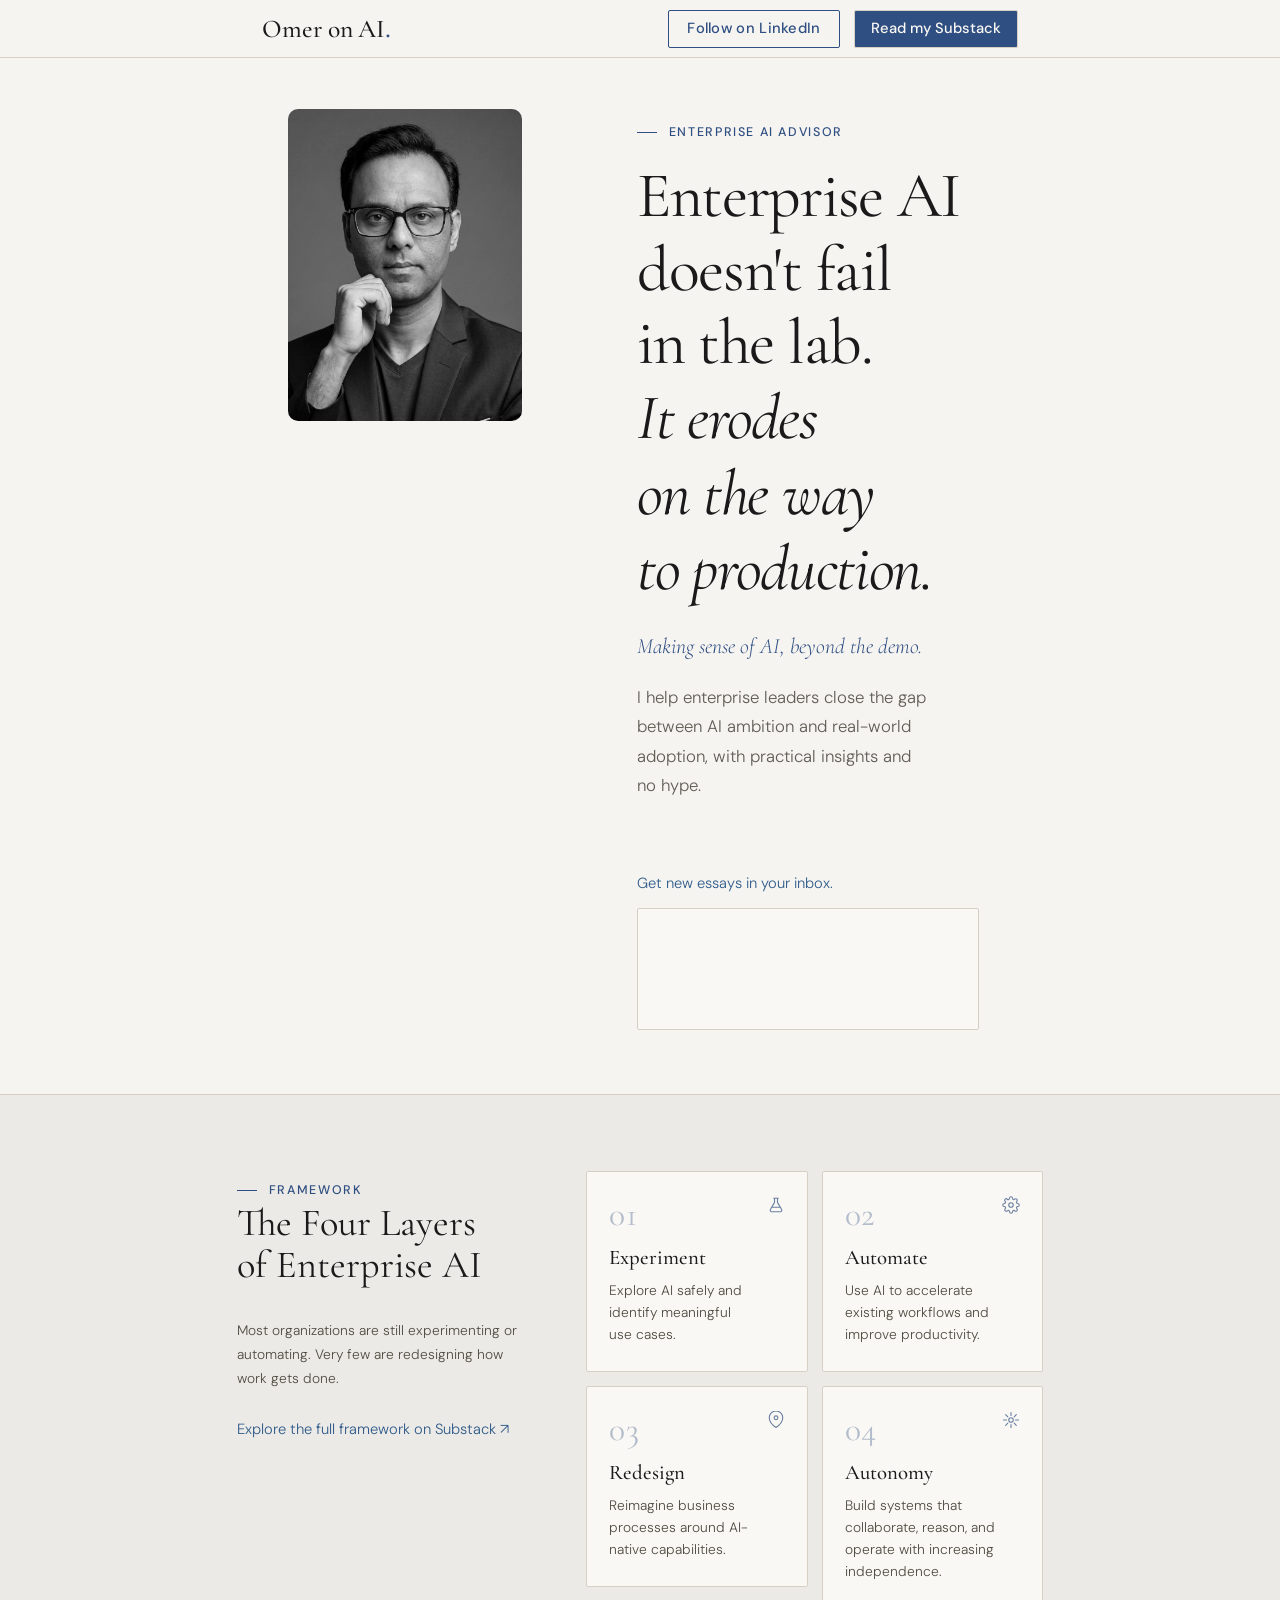
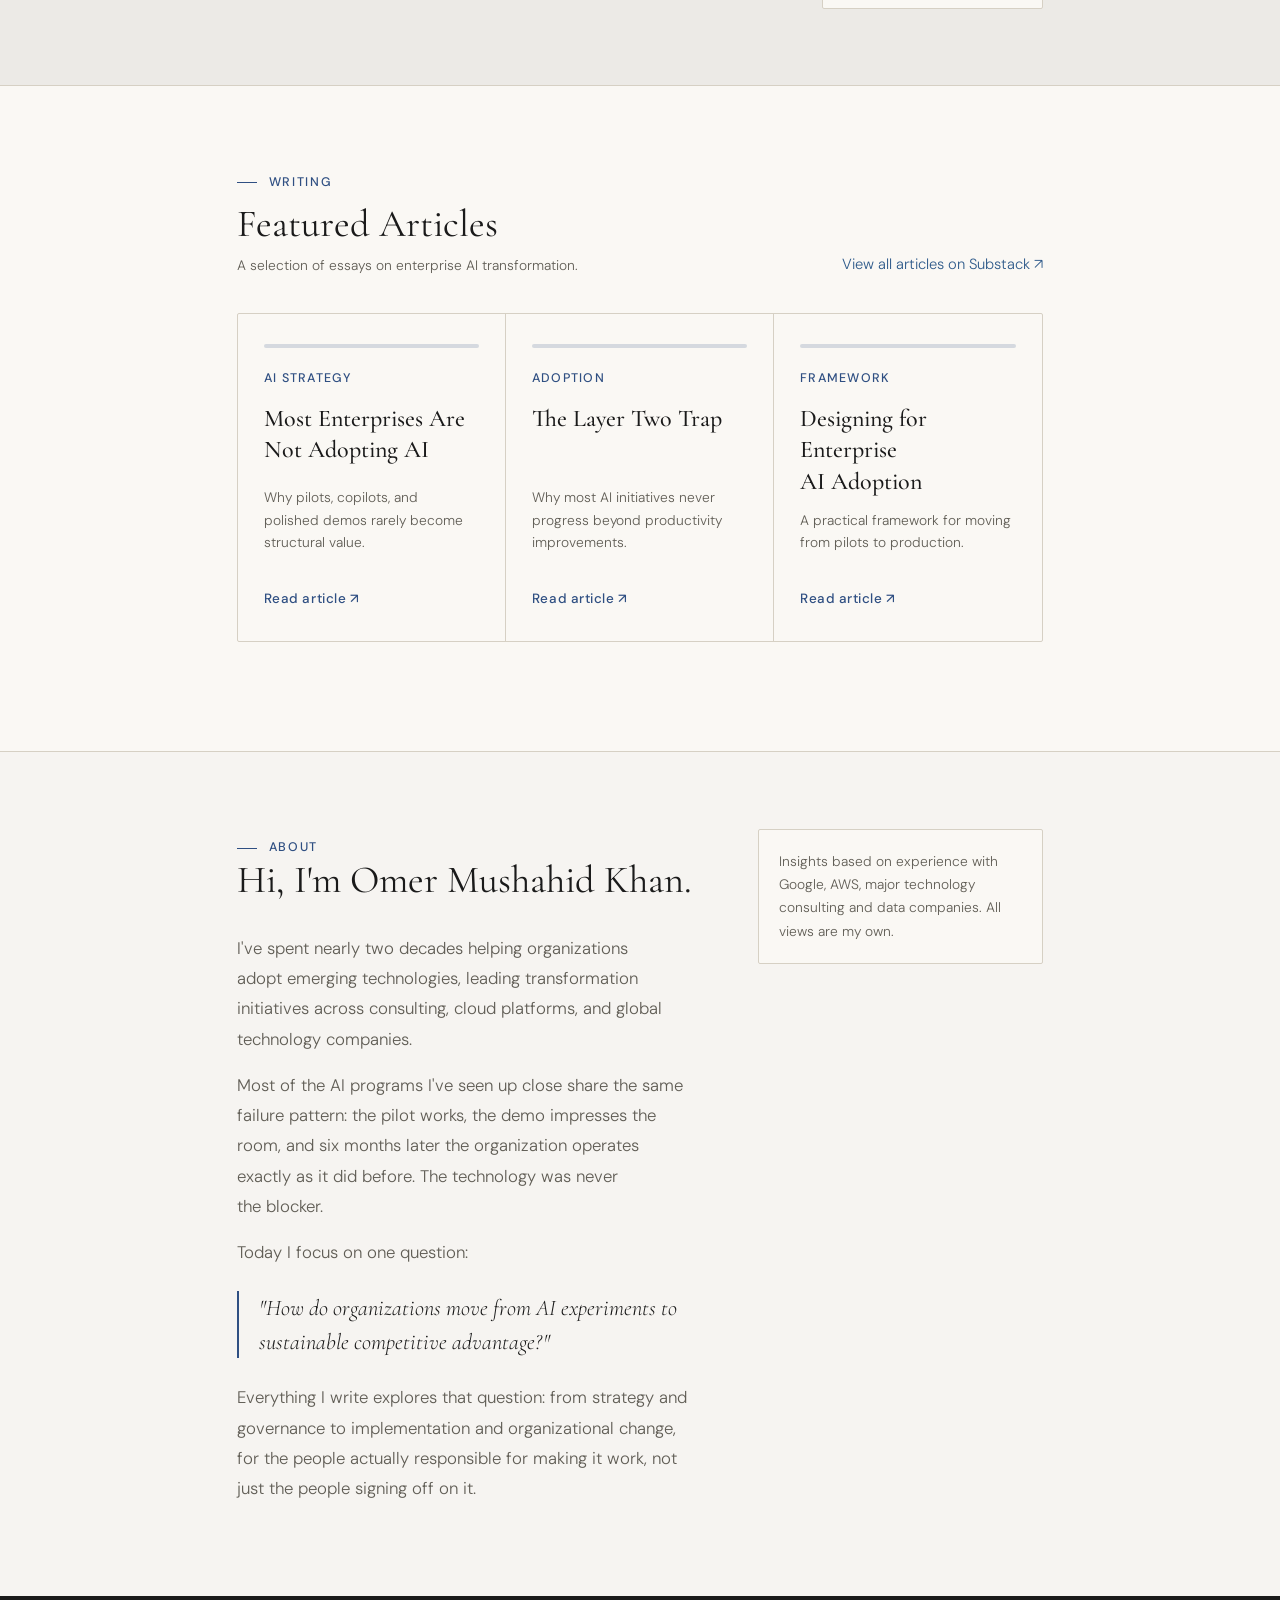
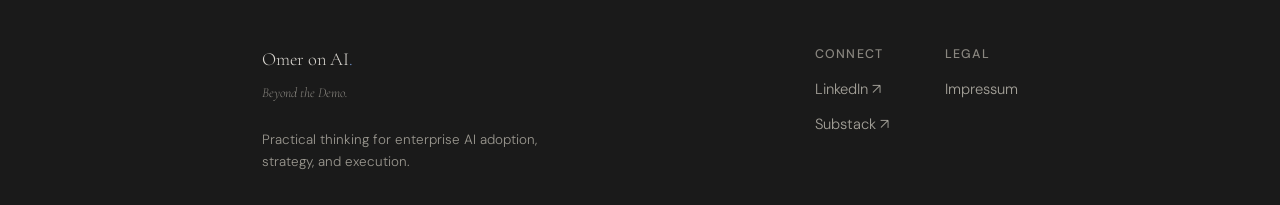
<file: index.html>
<!DOCTYPE html>
<html lang="en">
<head>
<meta charset="UTF-8">
<meta name="viewport" content="width=device-width, initial-scale=1.0">
<title>Omer on AI: Beyond the Demo</title>
<meta name="description" content="Omer Mushahid Khan, Senior Enterprise AI Advisor. Practical thinking on enterprise AI strategy, governance, and adoption. Beyond the demo.">
<link rel="stylesheet" href="style.css">
</head>
<body>

<!-- NAV -->
<header class="site-nav">
  <a class="nav-mark" href="index.html">Omer on AI<span class="nav-dot">.</span></a>
  <div class="nav-right">
    <a class="btn-outline btn-sm" href="https://www.linkedin.com/in/omkhan/" target="_blank" rel="noopener">Follow on LinkedIn</a>
    <a class="btn btn-sm" href="https://omeronai.substack.com" target="_blank" rel="noopener">Read my Substack</a>
  </div>
  <button class="nav-burger" id="nav-burger" aria-label="Menu">
    <svg width="22" height="22" viewBox="0 0 24 24" fill="none" stroke="currentColor" stroke-width="2"><line x1="3" y1="6" x2="21" y2="6"/><line x1="3" y1="12" x2="21" y2="12"/><line x1="3" y1="18" x2="21" y2="18"/></svg>
  </button>
</header>

<nav class="mobile-nav" id="mobile-nav">
  <a href="https://www.linkedin.com/in/omkhan/" target="_blank" rel="noopener">Follow on LinkedIn</a>
  <a class="btn" href="https://omeronai.substack.com" target="_blank" rel="noopener">Read my Substack</a>
</nav>

<main>

<!-- HERO -->
<section class="hero-split">
  <div class="hero-photo">
    <img src="assets/portrait.jpg" alt="Omer Mushahid Khan, Enterprise AI Advisor">
  </div>
  <div class="hero-copy">
    <span class="eyebrow reveal-item">Enterprise AI Advisor</span>
    <h1 class="hero-name reveal-item">
      <span class="reg">Enterprise AI doesn't fail in the lab.</span>
      <span class="ital">It erodes on the way to production.</span>
    </h1>
    <p class="hero-tagline reveal-item">Making sense of AI, beyond the demo.</p>
    <p class="hero-intro reveal-item">I help enterprise leaders close the gap between AI ambition and real-world adoption, with practical insights and no hype.</p>
    <div class="hero-subscribe reveal-item" id="subscribe">
      <p class="hero-subscribe-label">Get new essays in your inbox.</p>
      <div class="hero-subscribe-embed">
        <iframe
          src="https://omeronai.substack.com/embed"
          title="Subscribe to Omer on AI"
          height="120"
          scrolling="no"
          loading="lazy">
        </iframe>
      </div>
    </div>
  </div>
</section>

<!-- FOUR LAYERS -->
<section class="layers-section">
  <div class="shell sec">
    <div class="layers-layout">
      <div class="layers-intro reveal">
        <span class="eyebrow">Framework</span>
        <h2 class="h-section">The Four Layers of Enterprise AI</h2>
        <p class="layers-intro-body">Most organizations are still experimenting or automating. Very few are redesigning how work gets done.</p>
        <a class="link-arrow" href="https://omeronai.substack.com" target="_blank" rel="noopener">Explore the full framework on Substack ↗</a>
      </div>
      <div class="layers-cards-grid reveal d1">
        <div class="layer-card">
          <span class="layer-card-num">01</span>
          <svg class="layer-card-icon" width="18" height="18" viewBox="0 0 24 24" fill="none" stroke="currentColor" stroke-width="1.5" stroke-linecap="round" stroke-linejoin="round" aria-hidden="true"><path d="M9 3h6M10 3v5.5L4.5 18a2 2 0 001.7 3h11.6a2 2 0 001.7-3L14 8.5V3"/><path d="M7 15h10"/></svg>
          <h3 class="layer-card-title">Experiment</h3>
          <p class="layer-card-desc">Explore AI safely and identify meaningful use cases.</p>
        </div>
        <div class="layer-card">
          <span class="layer-card-num">02</span>
          <svg class="layer-card-icon" width="18" height="18" viewBox="0 0 24 24" fill="none" stroke="currentColor" stroke-width="1.5" stroke-linecap="round" stroke-linejoin="round" aria-hidden="true"><circle cx="12" cy="12" r="3"/><path d="M19.4 15a1.65 1.65 0 00.33 1.82l.06.06a2 2 0 11-2.83 2.83l-.06-.06a1.65 1.65 0 00-1.82-.33 1.65 1.65 0 00-1 1.51V21a2 2 0 11-4 0v-.09A1.65 1.65 0 009 19.4a1.65 1.65 0 00-1.82.33l-.06.06a2 2 0 11-2.83-2.83l.06-.06A1.65 1.65 0 004.6 15a1.65 1.65 0 00-1.51-1H3a2 2 0 110-4h.09A1.65 1.65 0 004.6 9a1.65 1.65 0 00-.33-1.82l-.06-.06a2 2 0 112.83-2.83l.06.06A1.65 1.65 0 009 4.6a1.65 1.65 0 001-1.51V3a2 2 0 114 0v.09a1.65 1.65 0 001 1.51 1.65 1.65 0 001.82-.33l.06-.06a2 2 0 112.83 2.83l-.06.06A1.65 1.65 0 0019.4 9a1.65 1.65 0 001.51 1H21a2 2 0 110 4h-.09a1.65 1.65 0 00-1.51 1z"/></svg>
          <h3 class="layer-card-title">Automate</h3>
          <p class="layer-card-desc">Use AI to accelerate existing workflows and improve productivity.</p>
        </div>
        <div class="layer-card">
          <span class="layer-card-num">03</span>
          <svg class="layer-card-icon" width="18" height="18" viewBox="0 0 24 24" fill="none" stroke="currentColor" stroke-width="1.5" stroke-linecap="round" stroke-linejoin="round" aria-hidden="true"><path d="M12 22c6-4 9-8.5 9-13a9 9 0 10-18 0c0 4.5 3 9 9 13z"/><circle cx="12" cy="9" r="2.5"/></svg>
          <h3 class="layer-card-title">Redesign</h3>
          <p class="layer-card-desc">Reimagine business processes around AI-native capabilities.</p>
        </div>
        <div class="layer-card">
          <span class="layer-card-num">04</span>
          <svg class="layer-card-icon" width="18" height="18" viewBox="0 0 24 24" fill="none" stroke="currentColor" stroke-width="1.5" stroke-linecap="round" stroke-linejoin="round" aria-hidden="true"><path d="M12 2v4M12 18v4M4.93 4.93l2.83 2.83M16.24 16.24l2.83 2.83M2 12h4M18 12h4M4.93 19.07l2.83-2.83M16.24 7.76l2.83-2.83"/><circle cx="12" cy="12" r="3"/></svg>
          <h3 class="layer-card-title">Autonomy</h3>
          <p class="layer-card-desc">Build systems that collaborate, reason, and operate with increasing independence.</p>
        </div>
      </div>
    </div>
  </div>
</section>

<!-- FEATURED ARTICLES -->
<section class="articles-section">
  <div class="shell sec">
    <div class="articles-header reveal">
      <div>
        <span class="eyebrow">Writing</span>
        <h2 class="h-section articles-heading">Featured Articles</h2>
        <p class="articles-subtitle">A selection of essays on enterprise AI transformation.</p>
      </div>
      <a class="link-arrow articles-view-all" href="https://omeronai.substack.com" target="_blank" rel="noopener">View all articles on Substack ↗</a>
    </div>
    <div class="cards reveal d1">
      <a class="card" href="https://omeronai.substack.com" target="_blank" rel="noopener">
        <div class="card-thumb"></div>
        <p class="card-tag">AI Strategy</p>
        <h3 class="card-title">Most Enterprises Are Not Adopting AI</h3>
        <p class="card-hook">Why pilots, copilots, and polished demos rarely become structural value.</p>
        <span class="card-read-link">Read article ↗</span>
      </a>
      <a class="card" href="https://omeronai.substack.com" target="_blank" rel="noopener">
        <div class="card-thumb"></div>
        <p class="card-tag">Adoption</p>
        <h3 class="card-title">The Layer Two Trap</h3>
        <p class="card-hook">Why most AI initiatives never progress beyond productivity improvements.</p>
        <span class="card-read-link">Read article ↗</span>
      </a>
      <a class="card" href="https://omeronai.substack.com" target="_blank" rel="noopener">
        <div class="card-thumb"></div>
        <p class="card-tag">Framework</p>
        <h3 class="card-title">Designing for Enterprise AI Adoption</h3>
        <p class="card-hook">A practical framework for moving from pilots to production.</p>
        <span class="card-read-link">Read article ↗</span>
      </a>
    </div>
  </div>
</section>

<!-- ABOUT -->
<section class="about-section">
  <div class="shell sec">
    <div class="about-grid reveal">
      <div class="about-main">
        <span class="eyebrow">About</span>
        <h2 class="h-section">Hi, I'm Omer Mushahid Khan.</h2>
        <p class="about-body">I've spent nearly two decades helping organizations adopt emerging technologies, leading transformation initiatives across consulting, cloud platforms, and global technology companies.</p>
        <p class="about-body">Most of the AI programs I've seen up close share the same failure pattern: the pilot works, the demo impresses the room, and six months later the organization operates exactly as it did before. The technology was never the blocker.</p>
        <p class="about-body">Today I focus on one question:</p>
        <blockquote class="about-quote">"How do organizations move from AI experiments to sustainable competitive advantage?"</blockquote>
        <p class="about-body">Everything I write explores that question: from strategy and governance to implementation and organizational change, for the people actually responsible for making it work, not just the people signing off on it.</p>
      </div>
      <div class="about-aside">
        <p class="about-credentials">Insights based on experience with Google, AWS, major technology consulting and data companies. All views are my own.</p>
      </div>
    </div>
  </div>
</section>

</main>

<!-- FOOTER -->
<footer class="site-footer">
  <div class="footer-left">
    <a class="footer-mark" href="index.html">Omer on AI<span class="footer-dot">.</span></a>
    <p class="footer-tagline">Beyond the Demo.</p>
    <p class="footer-desc">Practical thinking for enterprise AI adoption, strategy, and execution.</p>
  </div>
  <div class="footer-cols">
    <div class="footer-col">
      <p class="footer-col-h">Connect</p>
      <a href="https://www.linkedin.com/in/omkhan/" target="_blank" rel="noopener" class="footer-ext-link">LinkedIn ↗</a>
      <a href="https://omeronai.substack.com" target="_blank" rel="noopener" class="footer-ext-link">Substack ↗</a>
    </div>
    <div class="footer-col">
      <p class="footer-col-h">Legal</p>
      <a href="impressum.html" class="footer-ext-link">Impressum</a>
    </div>
  </div>
</footer>

<script>
  const burger = document.getElementById('nav-burger');
  const mobileNav = document.getElementById('mobile-nav');
  burger.addEventListener('click', () => mobileNav.classList.toggle('open'));
  document.addEventListener('click', (e) => {
    if (!burger.contains(e.target) && !mobileNav.contains(e.target)) mobileNav.classList.remove('open');
  });
  const io = new IntersectionObserver((entries) => {
    entries.forEach((entry) => { if (entry.isIntersecting) { entry.target.classList.add('in'); io.unobserve(entry.target); } });
  }, { threshold: 0.1, rootMargin: '0px 0px -40px 0px' });
  document.querySelectorAll('.reveal').forEach((el) => io.observe(el));
</script>

</body>
</html>
</file>
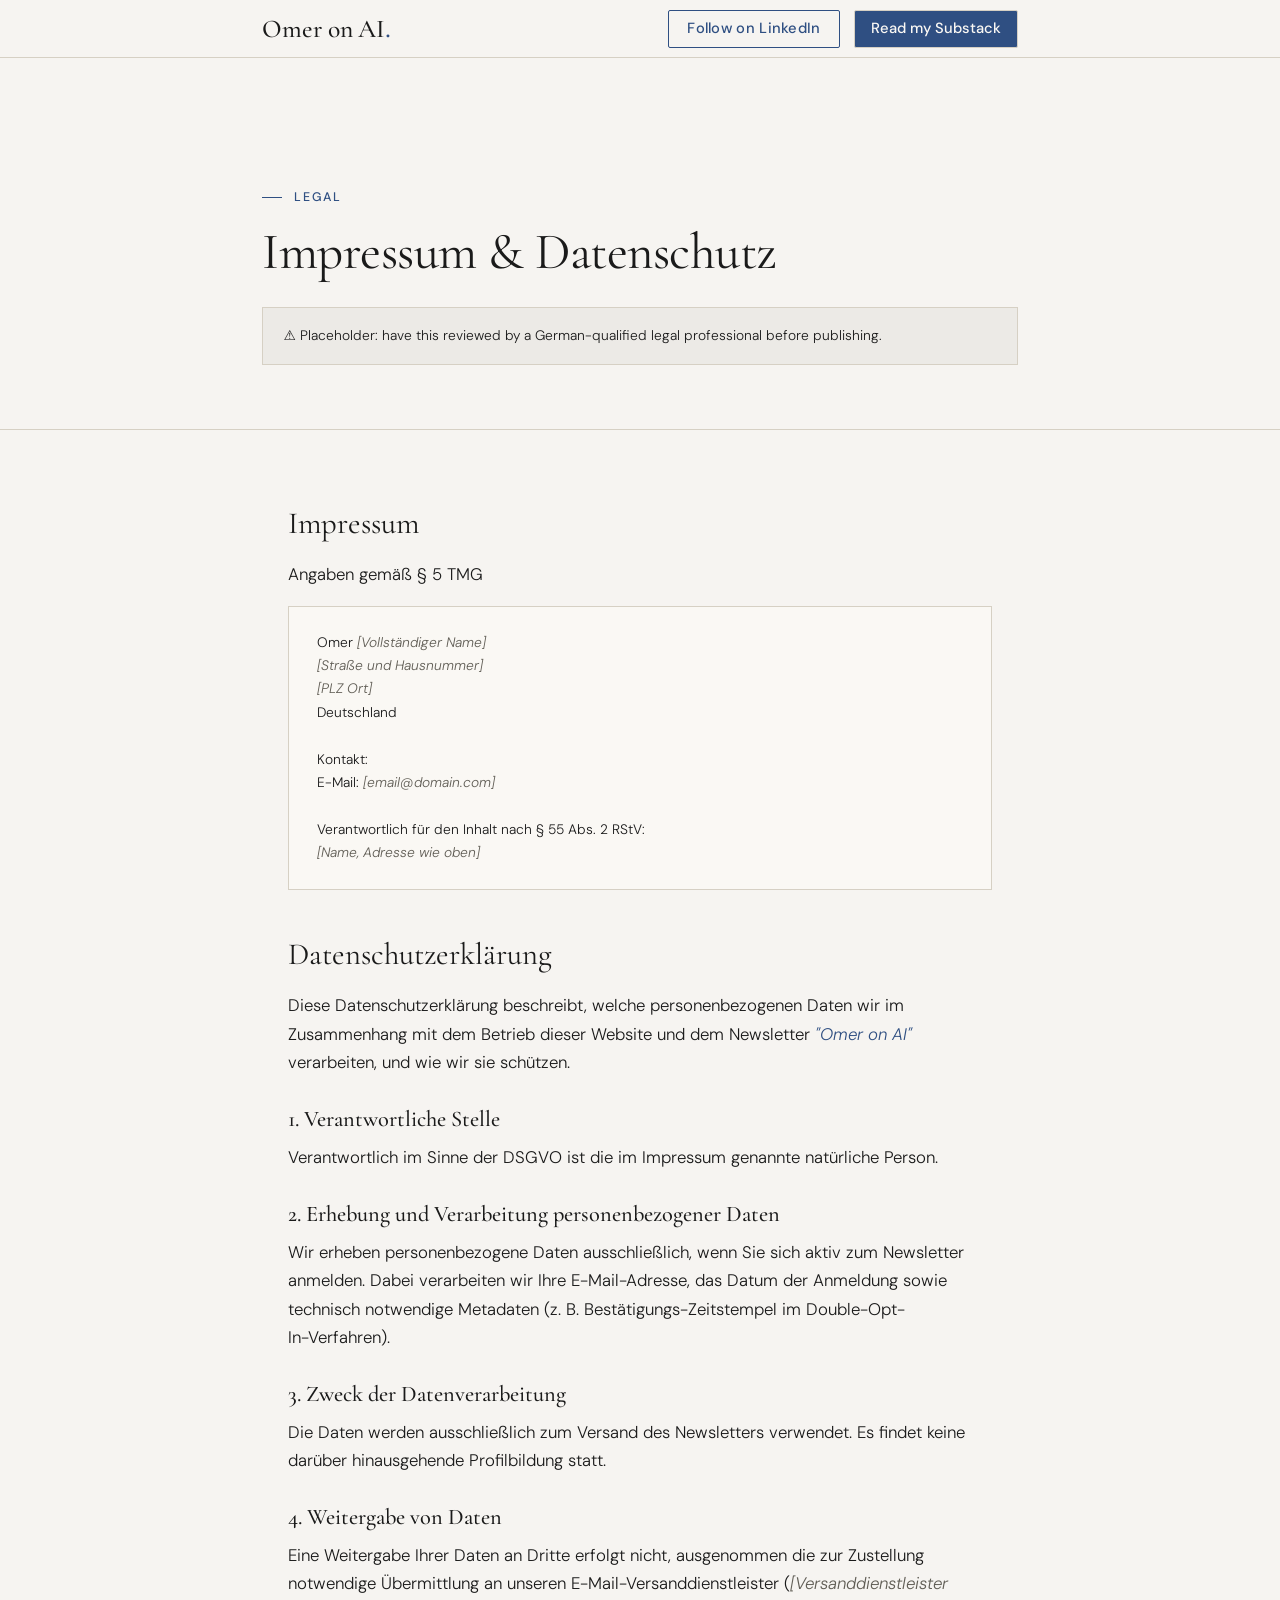
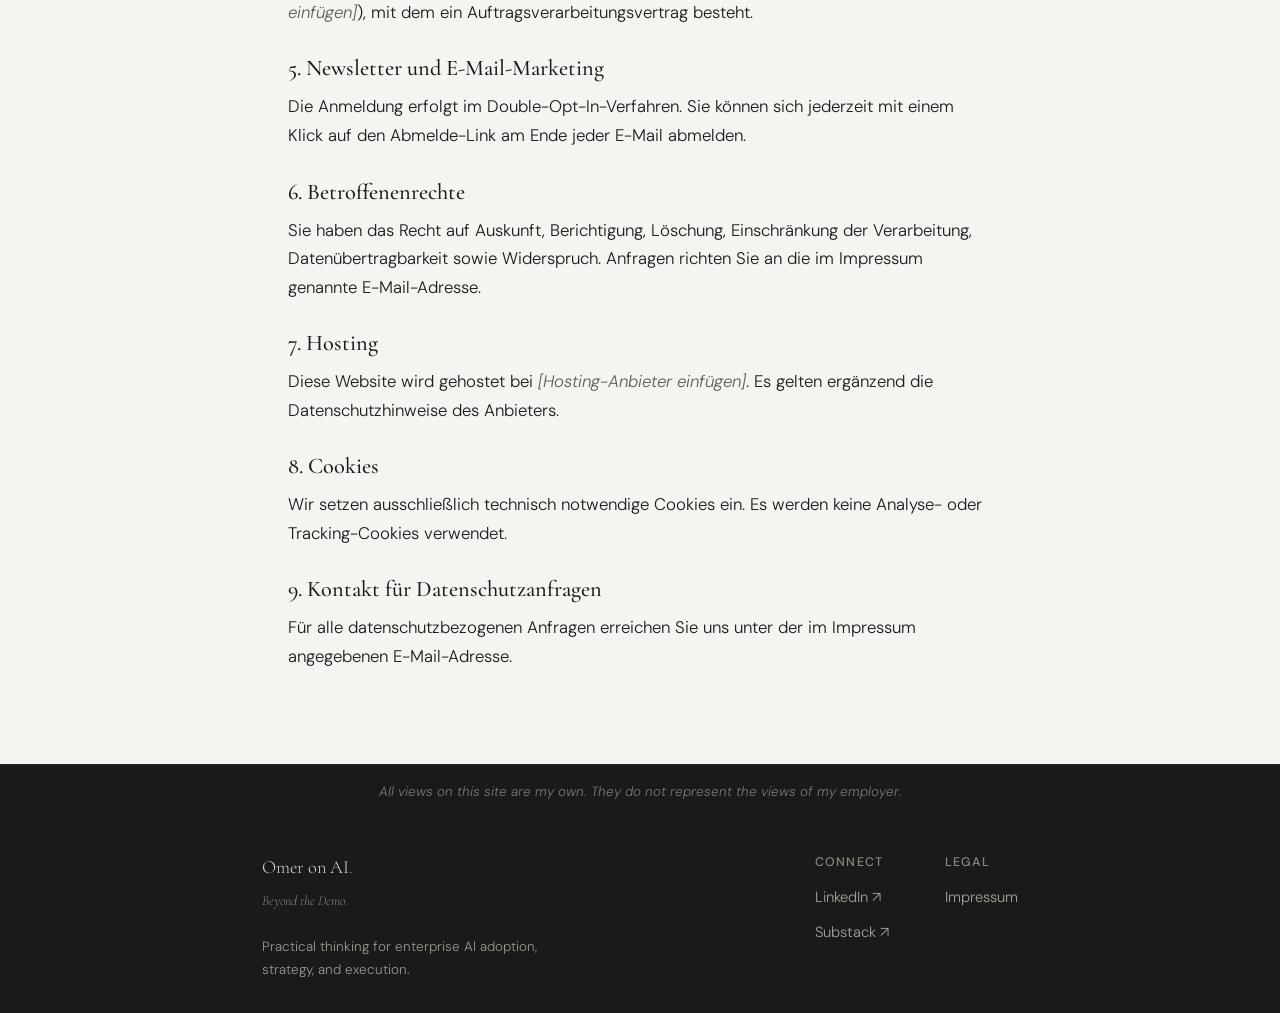
<file: impressum.html>
<!DOCTYPE html>
<html lang="en">
<head>
  <meta charset="UTF-8">
  <meta name="viewport" content="width=device-width, initial-scale=1.0">
  <title>Impressum &amp; Datenschutz | Omer on AI</title>
  <meta name="description" content="Impressum und Datenschutzerklärung für Omer on AI.">
  <link rel="stylesheet" href="style.css">
</head>
<body>

<!-- NAV -->
<header class="site-nav">
  <a class="nav-mark" href="index.html">Omer on AI<span class="nav-dot">.</span></a>
  <div class="nav-right">
    <a class="btn-outline btn-sm" href="https://www.linkedin.com/in/omkhan/" target="_blank" rel="noopener">Follow on LinkedIn</a>
    <a class="btn btn-sm" href="https://omeronai.substack.com" target="_blank" rel="noopener">Read my Substack</a>
  </div>
  <button class="nav-burger" id="nav-burger" aria-label="Menu">
    <svg width="22" height="22" viewBox="0 0 24 24" fill="none" stroke="currentColor" stroke-width="2"><line x1="3" y1="6" x2="21" y2="6"/><line x1="3" y1="12" x2="21" y2="12"/><line x1="3" y1="18" x2="21" y2="18"/></svg>
  </button>
</header>

<nav class="mobile-nav" id="mobile-nav">
  <a href="https://www.linkedin.com/in/omkhan/" target="_blank" rel="noopener">Follow on LinkedIn</a>
  <a class="btn" href="https://omeronai.substack.com" target="_blank" rel="noopener">Read my Substack</a>
</nav>

<main>

  <!-- HERO -->
  <section class="legal-hero">
    <div class="shell">
      <div class="legal-hero-inner">
        <span class="eyebrow">Legal</span>
        <h1 class="h-hero h-impressum">Impressum &amp; Datenschutz</h1>
        <div class="legal-notice">⚠️ Placeholder: have this reviewed by a German-qualified legal professional before publishing.</div>
      </div>
    </div>
  </section>

  <!-- BODY -->
  <article>
    <div class="shell">
      <div class="legal-body">

        <section id="impressum">
          <h2 class="legal-h2">Impressum</h2>
          <p class="legal-p">Angaben gemäß § 5 TMG</p>
          <div class="legal-block">Omer <span class="placeholder">[Vollständiger Name]</span>
<span class="placeholder">[Straße und Hausnummer]</span>
<span class="placeholder">[PLZ Ort]</span>
Deutschland

Kontakt:
E-Mail: <span class="placeholder">[email@domain.com]</span>

Verantwortlich für den Inhalt nach § 55 Abs. 2 RStV:
<span class="placeholder">[Name, Adresse wie oben]</span></div>
        </section>

        <section id="datenschutz" class="legal-section">
          <h2 class="legal-h2">Datenschutzerklärung</h2>
          <p class="legal-p">Diese Datenschutzerklärung beschreibt, welche personenbezogenen Daten wir im Zusammenhang mit dem Betrieb dieser Website und dem Newsletter <em class="text-accent">"Omer on AI"</em> verarbeiten, und wie wir sie schützen.</p>

          <h3 class="legal-h3">1. Verantwortliche Stelle</h3>
          <p class="legal-p">Verantwortlich im Sinne der DSGVO ist die im Impressum genannte natürliche Person.</p>

          <h3 class="legal-h3">2. Erhebung und Verarbeitung personenbezogener Daten</h3>
          <p class="legal-p">Wir erheben personenbezogene Daten ausschließlich, wenn Sie sich aktiv zum Newsletter anmelden. Dabei verarbeiten wir Ihre E-Mail-Adresse, das Datum der Anmeldung sowie technisch notwendige Metadaten (z. B. Bestätigungs-Zeitstempel im Double-Opt-In-Verfahren).</p>

          <h3 class="legal-h3">3. Zweck der Datenverarbeitung</h3>
          <p class="legal-p">Die Daten werden ausschließlich zum Versand des Newsletters verwendet. Es findet keine darüber hinausgehende Profilbildung statt.</p>

          <h3 class="legal-h3">4. Weitergabe von Daten</h3>
          <p class="legal-p">Eine Weitergabe Ihrer Daten an Dritte erfolgt nicht, ausgenommen die zur Zustellung notwendige Übermittlung an unseren E-Mail-Versanddienstleister (<span class="placeholder">[Versanddienstleister einfügen]</span>), mit dem ein Auftragsverarbeitungsvertrag besteht.</p>

          <h3 class="legal-h3">5. Newsletter und E-Mail-Marketing</h3>
          <p class="legal-p">Die Anmeldung erfolgt im Double-Opt-In-Verfahren. Sie können sich jederzeit mit einem Klick auf den Abmelde-Link am Ende jeder E-Mail abmelden.</p>

          <h3 class="legal-h3">6. Betroffenenrechte</h3>
          <p class="legal-p">Sie haben das Recht auf Auskunft, Berichtigung, Löschung, Einschränkung der Verarbeitung, Datenübertragbarkeit sowie Widerspruch. Anfragen richten Sie an die im Impressum genannte E-Mail-Adresse.</p>

          <h3 class="legal-h3">7. Hosting</h3>
          <p class="legal-p">Diese Website wird gehostet bei <span class="placeholder">[Hosting-Anbieter einfügen]</span>. Es gelten ergänzend die Datenschutzhinweise des Anbieters.</p>

          <h3 class="legal-h3">8. Cookies</h3>
          <p class="legal-p">Wir setzen ausschließlich technisch notwendige Cookies ein. Es werden keine Analyse- oder Tracking-Cookies verwendet.</p>

          <h3 class="legal-h3">9. Kontakt für Datenschutzanfragen</h3>
          <p class="legal-p">Für alle datenschutzbezogenen Anfragen erreichen Sie uns unter der im Impressum angegebenen E-Mail-Adresse.</p>
        </section>

      </div>
    </div>
  </article>

</main>

<!-- FOOTER -->
<div class="footer-wrapper">
  <p class="footer-disclaimer">All views on this site are my own. They do not represent the views of my employer.</p>
  <footer class="site-footer">
  <div class="footer-left">
    <a class="footer-mark" href="index.html">Omer on AI<span class="footer-dot">.</span></a>
    <p class="footer-tagline">Beyond the Demo.</p>
    <p class="footer-desc">Practical thinking for enterprise AI adoption, strategy, and execution.</p>
  </div>
  <div class="footer-cols">
    <div class="footer-col">
      <p class="footer-col-h">Connect</p>
      <a href="https://www.linkedin.com/in/omkhan/" target="_blank" rel="noopener" class="footer-ext-link">LinkedIn ↗</a>
      <a href="https://omeronai.substack.com" target="_blank" rel="noopener" class="footer-ext-link">Substack ↗</a>
    </div>
    <div class="footer-col">
      <p class="footer-col-h">Legal</p>
      <a href="impressum.html" class="footer-ext-link">Impressum</a>
    </div>
  </div>
</footer>
</div>

<script>
  const burger = document.getElementById('nav-burger');
  const mobileNav = document.getElementById('mobile-nav');
  burger.addEventListener('click', () => mobileNav.classList.toggle('open'));
  document.addEventListener('click', (e) => {
    if (!burger.contains(e.target) && !mobileNav.contains(e.target)) mobileNav.classList.remove('open');
  });
</script>
</body>
</html>
</file>
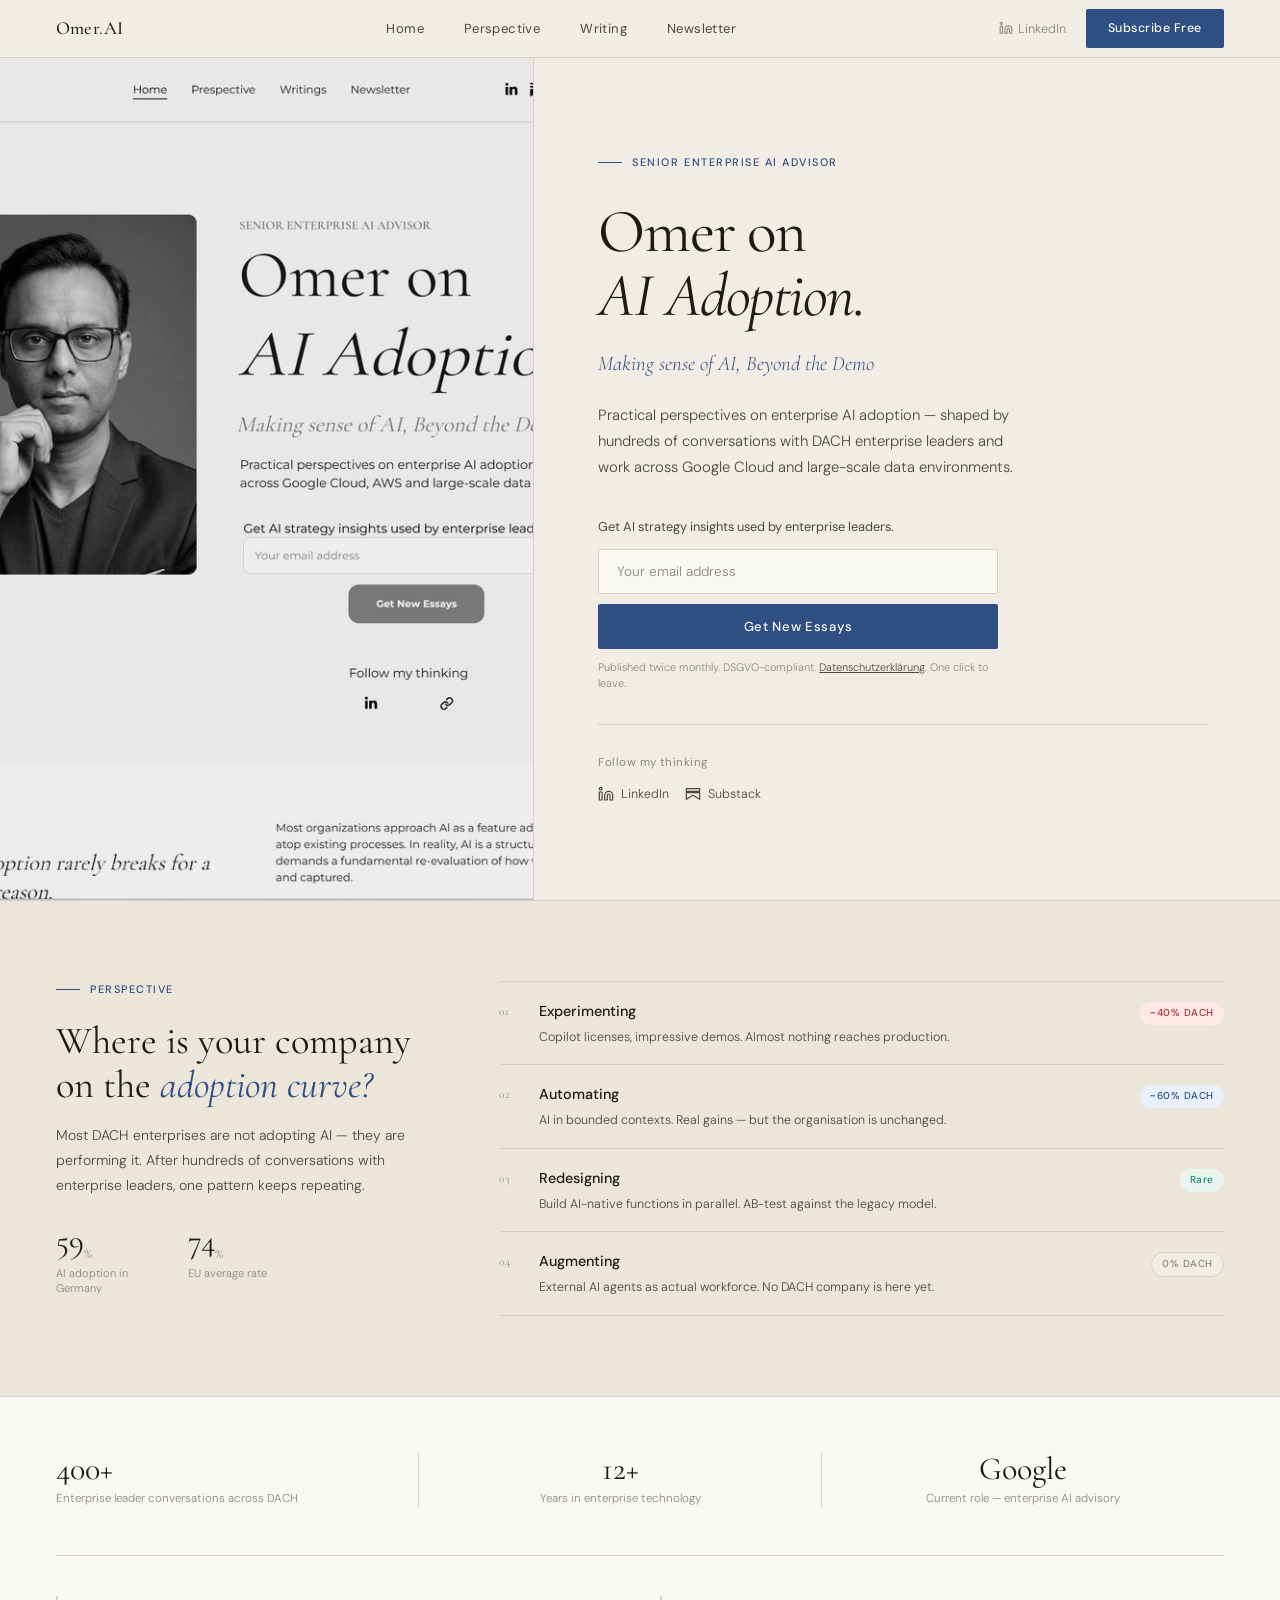
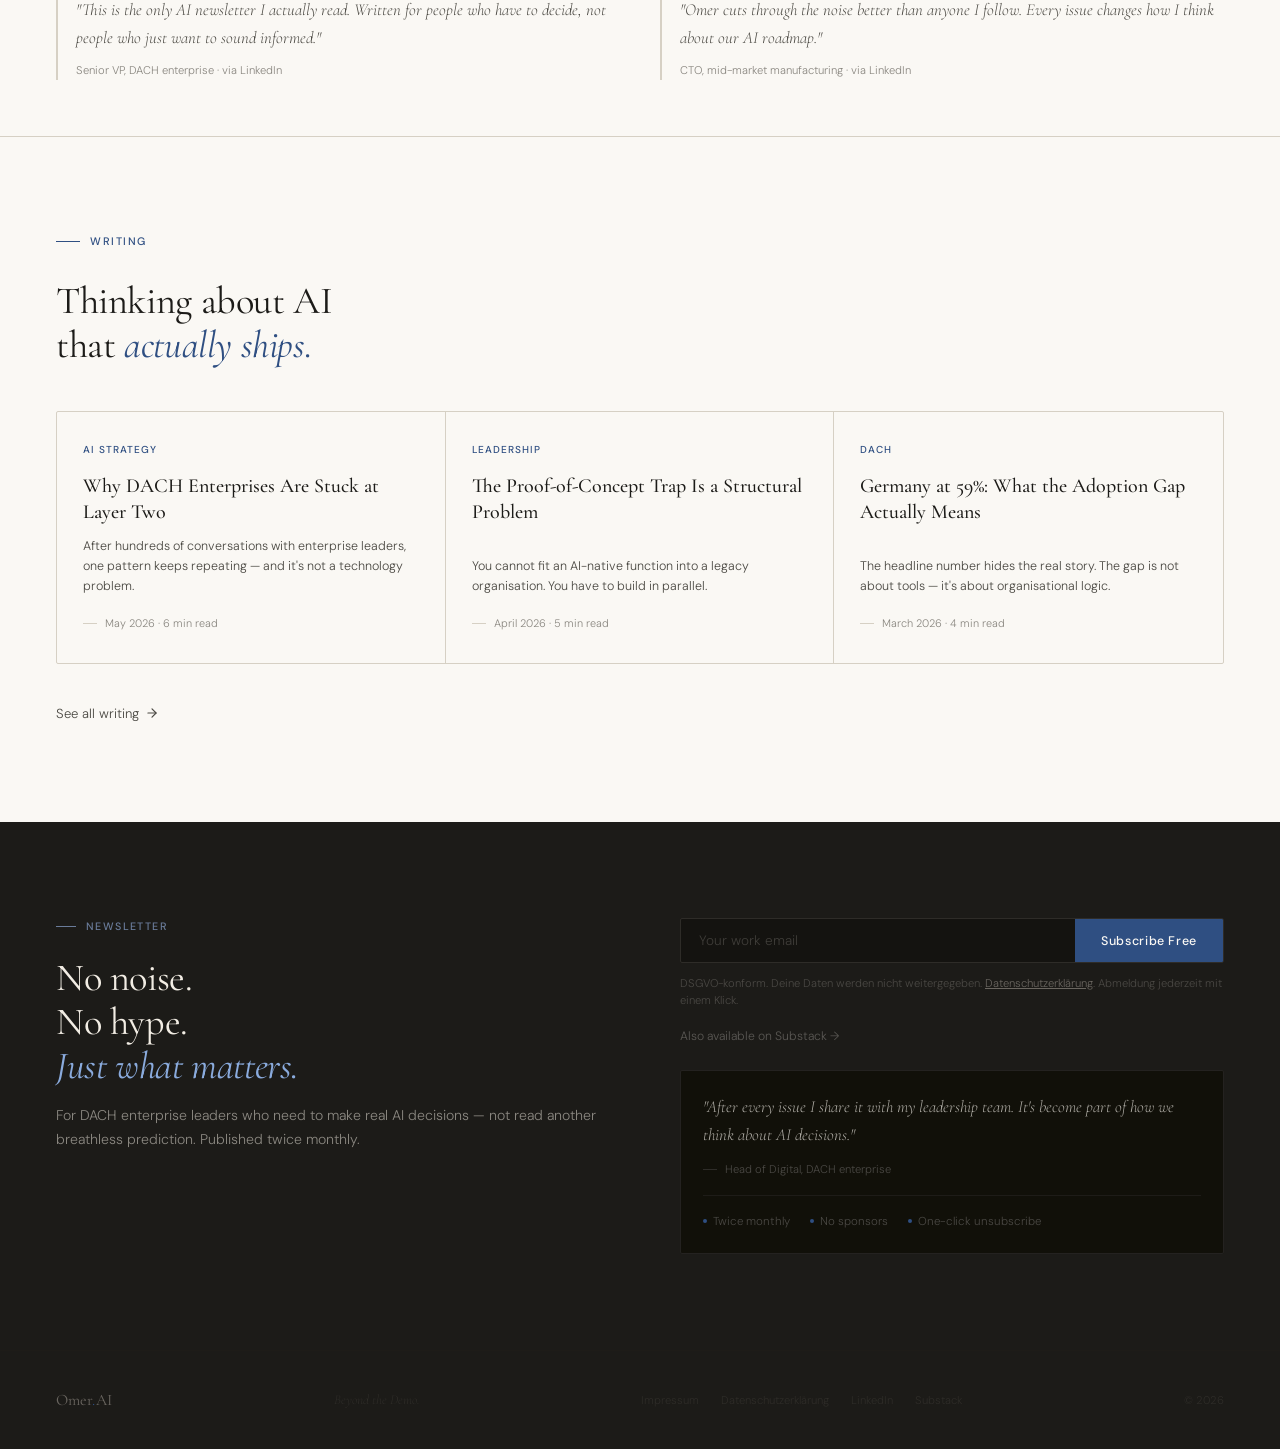
<file: omer-landing-page.html>
<!DOCTYPE html>
<html lang="en">
<head>
<meta charset="UTF-8">
<meta name="viewport" content="width=device-width, initial-scale=1.0">
<title>Omer — Beyond the Demo</title>
<link rel="preconnect" href="https://fonts.googleapis.com">
<link rel="preconnect" href="https://fonts.gstatic.com" crossorigin>
<link href="https://fonts.googleapis.com/css2?family=Cormorant+Garamond:ital,wght@0,300;0,400;0,500;0,600;1,300;1,400;1,500&family=DM+Sans:wght@300;400;500&display=swap" rel="stylesheet">
<style>
:root {
  --cream:#f2ede4; --cream-2:#ebe5da;
  --ink:#1c1b18; --ink-2:#4a4842; --ink-3:#8a8780;
  --blue:#2f4f82; --blue-lt:#e8edf5;
  --border:#d6d0c4; --white:#faf8f4;
}
*,*::before,*::after{margin:0;padding:0;box-sizing:border-box;}
html{scroll-behavior:smooth;}
body{background:var(--cream);color:var(--ink);font-family:'DM Sans',sans-serif;font-weight:300;line-height:1.65;overflow-x:hidden;}

/* NAV */
.site-nav{position:fixed;inset:0 0 auto 0;z-index:100;height:58px;display:flex;align-items:center;justify-content:space-between;padding:0 56px;background:var(--cream);border-bottom:1px solid var(--border);}
.nav-logo{font-family:'Cormorant Garamond',serif;font-size:1.15rem;font-weight:500;color:var(--ink);text-decoration:none;letter-spacing:.01em;}
.nav-logo span{color:var(--blue);}
.nav-links{display:flex;align-items:center;gap:40px;list-style:none;}
.nav-links a{font-size:.82rem;font-weight:400;color:var(--ink-2);text-decoration:none;letter-spacing:.03em;transition:color .2s;}
.nav-links a:hover{color:var(--ink);}
.nav-right{display:flex;align-items:center;gap:20px;}
.nav-li{font-size:.8rem;color:var(--ink-3);text-decoration:none;transition:color .2s;display:flex;align-items:center;gap:5px;}
.nav-li:hover{color:var(--ink);}
.nav-li svg{width:14px;height:14px;}
.btn-nav{font-family:'DM Sans',sans-serif;font-size:.78rem;font-weight:500;color:var(--white);background:var(--blue);border:none;padding:9px 22px;border-radius:2px;cursor:pointer;letter-spacing:.04em;text-decoration:none;transition:background .2s,transform .15s;}
.btn-nav:hover{background:#233d6b;transform:translateY(-1px);}

/* HERO */
.hero{min-height:100vh;display:grid;grid-template-columns:5fr 7fr;padding-top:58px;}

/* photo panel */
.hero-photo{position:relative;overflow:hidden;background:var(--ink);}
.hero-photo img{width:100%;height:100%;object-fit:cover;object-position:center top;display:block;filter:grayscale(100%) contrast(1.05);mix-blend-mode:normal;opacity:.92;}
.hero-photo-caption{position:absolute;bottom:24px;left:24px;font-size:.65rem;font-weight:500;letter-spacing:.12em;text-transform:uppercase;color:rgba(255,255,255,.35);}

/* copy panel */
.hero-copy{display:flex;flex-direction:column;justify-content:center;padding:80px 72px 80px 64px;border-left:1px solid var(--border);}
.eyebrow{font-size:.68rem;font-weight:500;letter-spacing:.14em;text-transform:uppercase;color:var(--blue);margin-bottom:28px;display:flex;align-items:center;gap:10px;}
.eyebrow::before{content:'';display:inline-block;width:24px;height:1px;background:var(--blue);}
.hero-h{font-family:'Cormorant Garamond',serif;font-size:clamp(3rem,4.8vw,4.8rem);font-weight:400;line-height:1.05;letter-spacing:-.02em;margin-bottom:20px;color:var(--ink);}
.hero-h .line-regular{display:block;font-weight:400;}
.hero-h .line-italic{display:block;font-style:italic;color:var(--ink);}
.hero-subheadline{font-family:'Cormorant Garamond',serif;font-size:1.3rem;font-style:italic;font-weight:300;color:var(--blue);line-height:1.4;margin-bottom:24px;}
.hero-sub{font-size:.93rem;font-weight:300;color:var(--ink-2);line-height:1.75;margin-bottom:36px;max-width:440px;}
.hero-capture-label{font-size:.8rem;font-weight:400;color:var(--ink-2);margin-bottom:12px;}
.email-col{display:flex;flex-direction:column;gap:10px;max-width:400px;}
.email-field{border:1px solid var(--border);border-radius:2px;background:var(--white);padding:13px 18px;font-family:'DM Sans',sans-serif;font-size:.85rem;font-weight:300;color:var(--ink);outline:none;width:100%;}
.email-field::placeholder{color:var(--ink-3);}
.email-field:focus{border-color:var(--blue);}
.btn-subscribe{background:var(--blue);color:var(--white);border:none;padding:14px 24px;font-family:'DM Sans',sans-serif;font-size:.82rem;font-weight:500;letter-spacing:.05em;cursor:pointer;border-radius:2px;transition:background .2s;text-align:center;}
.btn-subscribe:hover{background:#233d6b;}
.hero-legal{font-size:.68rem;color:var(--ink-3);line-height:1.5;max-width:400px;}
.hero-legal a{color:var(--ink-2);}
.hero-social{margin-top:32px;padding-top:28px;border-top:1px solid var(--border);display:flex;flex-direction:column;gap:12px;}
.hero-social-label{font-size:.72rem;font-weight:400;color:var(--ink-3);letter-spacing:.04em;}
.hero-social-links{display:flex;gap:16px;}
.social-icon{display:inline-flex;align-items:center;gap:7px;font-size:.78rem;color:var(--ink-2);text-decoration:none;transition:color .2s;}
.social-icon:hover{color:var(--blue);}
.social-icon svg{width:16px;height:16px;}

/* FRAMEWORK SECTION */
.framework{background:var(--cream-2);border-top:1px solid var(--border);padding:80px 56px;}
.framework-inner{display:grid;grid-template-columns:1fr 2fr;gap:80px;align-items:start;}
.framework-intro{}
.framework-label{font-size:.68rem;font-weight:500;letter-spacing:.14em;text-transform:uppercase;color:var(--blue);margin-bottom:20px;display:flex;align-items:center;gap:10px;}
.framework-label::before{content:'';display:inline-block;width:24px;height:1px;background:var(--blue);}
.framework-h{font-family:'Cormorant Garamond',serif;font-size:clamp(2rem,3vw,2.6rem);font-weight:400;line-height:1.15;color:var(--ink);margin-bottom:16px;}
.framework-h em{font-style:italic;color:var(--blue);}
.framework-desc{font-size:.88rem;font-weight:300;color:var(--ink-2);line-height:1.75;margin-bottom:28px;}
.framework-stats{display:flex;gap:32px;}
.stat-n{font-family:'Cormorant Garamond',serif;font-size:2rem;font-weight:400;line-height:1;margin-bottom:4px;}
.stat-n sub{font-size:.9rem;color:var(--ink-3);}
.stat-l{font-size:.69rem;color:var(--ink-3);line-height:1.4;max-width:100px;}
.layers{display:flex;flex-direction:column;}
.layer{display:grid;grid-template-columns:26px 1fr auto;gap:14px;align-items:start;padding:18px 0;border-top:1px solid var(--border);}
.layer:last-child{border-bottom:1px solid var(--border);}
.layer-n{font-family:'Cormorant Garamond',serif;font-size:.72rem;color:var(--ink-3);padding-top:2px;}
.layer-name{font-size:.9rem;font-weight:500;color:var(--ink);margin-bottom:4px;}
.layer-desc{font-size:.78rem;font-weight:300;color:var(--ink-2);line-height:1.5;}
.pill{font-size:.63rem;font-weight:500;letter-spacing:.05em;padding:3px 10px;border-radius:20px;white-space:nowrap;margin-top:2px;}
.p-dach{background:#fee8e8;color:#a33;}
.p-eu{background:#e8f0fe;color:var(--blue);}
.p-rare{background:#e8f5ee;color:#286;}
.p-none{background:var(--cream);color:var(--ink-3);border:1px solid var(--border);}

/* shared */
.arrow-link{font-size:.82rem;color:var(--ink-2);text-decoration:none;display:inline-flex;align-items:center;gap:6px;transition:color .2s;}
.arrow-link:hover{color:var(--blue);}
.arrow-link svg{width:14px;height:14px;transition:transform .2s;}
.arrow-link:hover svg{transform:translateX(3px);}

/* PROOF */
.proof{background:var(--white);border-top:1px solid var(--border);border-bottom:1px solid var(--border);padding:56px;}
.proof-nums{display:flex;gap:0;margin-bottom:48px;}
.proof-num-item{flex:1;padding:0 40px;text-align:center;border-right:1px solid var(--border);}
.proof-num-item:first-child{padding-left:0;text-align:left;}
.proof-num-item:last-child{border-right:none;}
.p-num{font-family:'Cormorant Garamond',serif;font-size:2rem;font-weight:400;color:var(--ink);line-height:1;margin-bottom:6px;}
.p-lbl{font-size:.72rem;color:var(--ink-3);line-height:1.4;}
.proof-quotes{display:grid;grid-template-columns:1fr 1fr;gap:40px;padding-top:40px;border-top:1px solid var(--border);}
.pq{padding-left:18px;border-left:2px solid var(--border);}
.pq-text{font-family:'Cormorant Garamond',serif;font-size:1.05rem;font-style:italic;font-weight:300;color:var(--ink-2);line-height:1.65;margin-bottom:10px;}
.pq-attr{font-size:.7rem;color:var(--ink-3);}

/* WRITING */
.writing{padding:96px 56px;background:var(--white);}
.sec-title{font-family:'Cormorant Garamond',serif;font-size:clamp(2rem,3vw,2.8rem);font-weight:400;line-height:1.15;letter-spacing:-.01em;margin-bottom:44px;max-width:580px;}
.sec-title em{font-style:italic;color:var(--blue);}
.articles{display:grid;grid-template-columns:repeat(3,1fr);border:1px solid var(--border);border-radius:2px;overflow:hidden;margin-bottom:36px;}
.art{padding:30px 26px;border-right:1px solid var(--border);display:flex;flex-direction:column;text-decoration:none;color:inherit;transition:background .2s;}
.art:last-child{border-right:none;}
.art:hover{background:var(--cream);}
.art-tag{font-size:.63rem;font-weight:500;letter-spacing:.1em;text-transform:uppercase;color:var(--blue);margin-bottom:14px;}
.art-title{font-family:'Cormorant Garamond',serif;font-size:1.25rem;font-weight:500;line-height:1.3;color:var(--ink);margin-bottom:12px;flex:1;}
.art-hook{font-size:.78rem;font-weight:300;color:var(--ink-2);line-height:1.6;margin-bottom:18px;}
.art-meta{font-size:.68rem;color:var(--ink-3);display:flex;align-items:center;gap:8px;}
.art-meta::before{content:'';display:inline-block;width:14px;height:1px;background:var(--border);}

/* NEWSLETTER */
.newsletter{background:var(--ink);color:var(--cream);padding:96px 56px;display:grid;grid-template-columns:1fr 1fr;gap:80px;align-items:start;}
.nl-eyebrow{font-size:.67rem;font-weight:500;letter-spacing:.13em;text-transform:uppercase;color:#6a7c9a;margin-bottom:20px;display:flex;align-items:center;gap:10px;}
.nl-eyebrow::before{content:'';display:inline-block;width:20px;height:1px;background:#6a7c9a;}
.nl-title{font-family:'Cormorant Garamond',serif;font-size:clamp(2rem,3vw,2.8rem);font-weight:400;line-height:1.15;color:var(--cream);margin-bottom:16px;letter-spacing:-.01em;}
.nl-title em{font-style:italic;color:#8aabdd;}
.nl-sub{font-size:.88rem;font-weight:300;color:#8a8780;line-height:1.7;}
.nl-form{display:flex;flex-direction:column;gap:12px;}
.nl-row{display:flex;border:1px solid #2e2c28;border-radius:2px;overflow:hidden;background:#141310;}
.nl-row input{flex:1;border:none;outline:none;background:transparent;padding:13px 18px;font-family:'DM Sans',sans-serif;font-size:.85rem;font-weight:300;color:var(--cream);}
.nl-row input::placeholder{color:#3e3c38;}
.nl-row button{background:var(--blue);color:var(--white);border:none;padding:13px 26px;font-family:'DM Sans',sans-serif;font-size:.78rem;font-weight:500;letter-spacing:.05em;cursor:pointer;white-space:nowrap;transition:background .2s;}
.nl-row button:hover{background:#233d6b;}
.nl-legal{font-size:.7rem;color:#4a4844;line-height:1.55;}
.nl-legal a{color:#6a6660;}
.nl-ss{font-size:.76rem;color:#5a5854;text-decoration:none;display:inline-flex;align-items:center;gap:5px;transition:color .2s;margin-top:4px;}
.nl-ss:hover{color:#8a8780;}
.nl-proof{margin-top:24px;padding:22px;border:1px solid #242220;border-radius:2px;background:#111009;}
.nl-q{font-family:'Cormorant Garamond',serif;font-size:1.05rem;font-style:italic;font-weight:300;color:#b0ada6;line-height:1.65;margin-bottom:12px;}
.nl-attr{font-size:.7rem;color:#4a4844;display:flex;align-items:center;gap:8px;}
.nl-attr::before{content:'';display:inline-block;width:14px;height:1px;background:#2e2c28;}
.nl-meta{display:flex;gap:20px;margin-top:16px;padding-top:16px;border-top:1px solid #1e1c18;font-size:.72rem;color:#4a4844;}
.nl-meta span{display:flex;align-items:center;gap:6px;}
.nl-meta span::before{content:'';display:inline-block;width:4px;height:4px;border-radius:50%;background:var(--blue);}

/* FOOTER */
.site-footer{background:var(--ink);padding:36px 56px;display:flex;align-items:center;justify-content:space-between;border-top:1px solid #1e1c18;}
.ft-logo{font-family:'Cormorant Garamond',serif;font-size:1rem;font-weight:400;color:#6a6660;text-decoration:none;}
.ft-logo span{color:var(--blue);}
.ft-tag{font-family:'Cormorant Garamond',serif;font-size:.85rem;font-style:italic;color:#2e2c28;}
.ft-links{display:flex;gap:22px;font-size:.7rem;}
.ft-links a{color:#2e2c28;text-decoration:none;transition:color .2s;}
.ft-links a:hover{color:#6a6660;}
.ft-copy{color:#2e2c28;font-size:.7rem;}

/* ANIMATIONS */
@keyframes fadeUp{from{opacity:0;transform:translateY(18px);}to{opacity:1;transform:translateY(0);}}
.hero-photo{animation:fadeUp .7s ease both .05s;}
.hero-copy .eyebrow{animation:fadeUp .55s ease both .15s;}
.hero-copy .hero-h{animation:fadeUp .55s ease both .25s;}
.hero-copy .hero-subheadline{animation:fadeUp .55s ease both .33s;}
.hero-copy .hero-sub{animation:fadeUp .55s ease both .4s;}
.hero-copy .hero-capture-label{animation:fadeUp .55s ease both .46s;}
.hero-copy .email-col{animation:fadeUp .55s ease both .52s;}
.hero-copy .hero-social{animation:fadeUp .55s ease both .6s;}
</style>
</head>
<body>

<!-- NAV -->
<header class="site-nav">
  <a href="/" class="nav-logo">Omer<span>.</span>AI</a>
  <ul class="nav-links">
    <li><a href="#">Home</a></li>
    <li><a href="#">Perspective</a></li>
    <li><a href="#">Writing</a></li>
    <li><a href="#">Newsletter</a></li>
  </ul>
  <div class="nav-right">
    <a href="https://linkedin.com" class="nav-li" target="_blank" rel="noopener">
      <svg viewBox="0 0 24 24" fill="none" stroke="currentColor" stroke-width="1.8" stroke-linecap="round" stroke-linejoin="round">
        <path d="M16 8a6 6 0 016 6v7h-4v-7a2 2 0 00-2-2 2 2 0 00-2 2v7h-4v-7a6 6 0 016-6z"/>
        <rect x="2" y="9" width="4" height="12"/><circle cx="4" cy="4" r="2"/>
      </svg>
      LinkedIn
    </a>
    <a href="#subscribe" class="btn-nav">Subscribe Free</a>
  </div>
</header>

<!-- HERO -->
<main>
<section class="hero">
  <!-- LEFT: editorial photo -->
  <div class="hero-photo">
    <img src="[data-uri]" alt="Omer — Senior Enterprise AI Advisor">
    <span class="hero-photo-caption">Senior Enterprise AI Advisor</span>
  </div>

  <!-- RIGHT: identity + subscribe -->
  <div class="hero-copy">
    <p class="eyebrow">Senior Enterprise AI Advisor</p>
    <h1 class="hero-h">
      <span class="line-regular">Omer on</span>
      <span class="line-italic">AI Adoption.</span>
    </h1>
    <p class="hero-subheadline">Making sense of AI, Beyond the Demo</p>
    <p class="hero-sub">Practical perspectives on enterprise AI adoption — shaped by hundreds of conversations with DACH enterprise leaders and work across Google Cloud and large-scale data environments.</p>

    <p class="hero-capture-label">Get AI strategy insights used by enterprise leaders.</p>
    <div class="email-col" id="subscribe">
      <input class="email-field" type="email" placeholder="Your email address">
      <button class="btn-subscribe" type="button">Get New Essays</button>
      <p class="hero-legal">Published twice monthly. DSGVO-compliant. <a href="#">Datenschutzerklärung</a>. One click to leave.</p>
    </div>

    <div class="hero-social">
      <p class="hero-social-label">Follow my thinking</p>
      <div class="hero-social-links">
        <a href="https://linkedin.com" class="social-icon" target="_blank" rel="noopener">
          <svg viewBox="0 0 24 24" fill="none" stroke="currentColor" stroke-width="1.8" stroke-linecap="round" stroke-linejoin="round">
            <path d="M16 8a6 6 0 016 6v7h-4v-7a2 2 0 00-2-2 2 2 0 00-2 2v7h-4v-7a6 6 0 016-6z"/>
            <rect x="2" y="9" width="4" height="12"/><circle cx="4" cy="4" r="2"/>
          </svg>
          LinkedIn
        </a>
        <a href="https://substack.com" class="social-icon" target="_blank" rel="noopener">
          <svg viewBox="0 0 24 24" fill="none" stroke="currentColor" stroke-width="1.8" stroke-linecap="round" stroke-linejoin="round">
            <path d="M22 4H2v4h20V4zM2 10v10l10-6 10 6V10H2z"/>
          </svg>
          Substack
        </a>
      </div>
    </div>
  </div>
</section>

<!-- FRAMEWORK -->
<section class="framework" id="perspective">
  <div class="framework-inner">
    <div class="framework-intro">
      <p class="framework-label">Perspective</p>
      <h2 class="framework-h">Where is your company on the <em>adoption curve?</em></h2>
      <p class="framework-desc">Most DACH enterprises are not adopting AI — they are performing it. After hundreds of conversations with enterprise leaders, one pattern keeps repeating.</p>
      <div class="framework-stats">
        <div><p class="stat-n">59<sub>%</sub></p><p class="stat-l">AI adoption in Germany</p></div>
        <div><p class="stat-n">74<sub>%</sub></p><p class="stat-l">EU average rate</p></div>
      </div>
    </div>
    <div class="layers">
      <div class="layer">
        <span class="layer-n">01</span>
        <div><p class="layer-name">Experimenting</p><p class="layer-desc">Copilot licenses, impressive demos. Almost nothing reaches production.</p></div>
        <span class="pill p-dach">~40% DACH</span>
      </div>
      <div class="layer">
        <span class="layer-n">02</span>
        <div><p class="layer-name">Automating</p><p class="layer-desc">AI in bounded contexts. Real gains — but the organisation is unchanged.</p></div>
        <span class="pill p-eu">~60% DACH</span>
      </div>
      <div class="layer">
        <span class="layer-n">03</span>
        <div><p class="layer-name">Redesigning</p><p class="layer-desc">Build AI-native functions in parallel. AB-test against the legacy model.</p></div>
        <span class="pill p-rare">Rare</span>
      </div>
      <div class="layer">
        <span class="layer-n">04</span>
        <div><p class="layer-name">Augmenting</p><p class="layer-desc">External AI agents as actual workforce. No DACH company is here yet.</p></div>
        <span class="pill p-none">0% DACH</span>
      </div>
    </div>
  </div>
</section>

<!-- PROOF -->
<section class="proof">
  <div class="proof-nums">
    <div class="proof-num-item"><p class="p-num">400+</p><p class="p-lbl">Enterprise leader conversations across DACH</p></div>
    <div class="proof-num-item"><p class="p-num">12+</p><p class="p-lbl">Years in enterprise technology</p></div>
    <div class="proof-num-item"><p class="p-num">Google</p><p class="p-lbl">Current role — enterprise AI advisory</p></div>
  </div>
  <div class="proof-quotes">
    <div class="pq">
      <p class="pq-text">"This is the only AI newsletter I actually read. Written for people who have to decide, not people who just want to sound informed."</p>
      <p class="pq-attr">Senior VP, DACH enterprise · via LinkedIn</p>
    </div>
    <div class="pq">
      <p class="pq-text">"Omer cuts through the noise better than anyone I follow. Every issue changes how I think about our AI roadmap."</p>
      <p class="pq-attr">CTO, mid-market manufacturing · via LinkedIn</p>
    </div>
  </div>
</section>

<!-- WRITING -->
<section class="writing">
  <p class="eyebrow">Writing</p>
  <h2 class="sec-title">Thinking about AI<br>that <em>actually ships.</em></h2>
  <div class="articles">
    <a href="#" class="art">
      <p class="art-tag">AI Strategy</p>
      <h3 class="art-title">Why DACH Enterprises Are Stuck at Layer Two</h3>
      <p class="art-hook">After hundreds of conversations with enterprise leaders, one pattern keeps repeating — and it's not a technology problem.</p>
      <p class="art-meta">May 2026 · 6 min read</p>
    </a>
    <a href="#" class="art">
      <p class="art-tag">Leadership</p>
      <h3 class="art-title">The Proof-of-Concept Trap Is a Structural Problem</h3>
      <p class="art-hook">You cannot fit an AI-native function into a legacy organisation. You have to build in parallel.</p>
      <p class="art-meta">April 2026 · 5 min read</p>
    </a>
    <a href="#" class="art">
      <p class="art-tag">DACH</p>
      <h3 class="art-title">Germany at 59%: What the Adoption Gap Actually Means</h3>
      <p class="art-hook">The headline number hides the real story. The gap is not about tools — it's about organisational logic.</p>
      <p class="art-meta">March 2026 · 4 min read</p>
    </a>
  </div>
  <a href="#" class="arrow-link">See all writing <svg viewBox="0 0 24 24" fill="none" stroke="currentColor" stroke-width="2" stroke-linecap="round" stroke-linejoin="round"><line x1="5" y1="12" x2="19" y2="12"/><polyline points="12 5 19 12 12 19"/></svg></a>
</section>

<!-- NEWSLETTER -->
<section class="newsletter">
  <div>
    <p class="nl-eyebrow">Newsletter</p>
    <h2 class="nl-title">No noise.<br>No hype.<br><em>Just what matters.</em></h2>
    <p class="nl-sub">For DACH enterprise leaders who need to make real AI decisions — not read another breathless prediction. Published twice monthly.</p>
  </div>
  <div>
    <div class="nl-form">
      <div class="nl-row">
        <input type="email" placeholder="Your work email">
        <button type="button">Subscribe Free</button>
      </div>
      <p class="nl-legal">DSGVO-konform. Deine Daten werden nicht weitergegeben. <a href="#">Datenschutzerklärung</a>. Abmeldung jederzeit mit einem Klick.</p>
      <a href="https://substack.com" class="nl-ss" target="_blank" rel="noopener">Also available on Substack →</a>
    </div>
    <div class="nl-proof">
      <p class="nl-q">"After every issue I share it with my leadership team. It's become part of how we think about AI decisions."</p>
      <p class="nl-attr">Head of Digital, DACH enterprise</p>
      <div class="nl-meta">
        <span>Twice monthly</span>
        <span>No sponsors</span>
        <span>One-click unsubscribe</span>
      </div>
    </div>
  </div>
</section>
</main>

<!-- FOOTER -->
<footer class="site-footer">
  <a href="/" class="ft-logo">Omer<span>.</span>AI</a>
  <p class="ft-tag">Beyond the Demo.</p>
  <div class="ft-links">
    <a href="#">Impressum</a>
    <a href="#">Datenschutzerklärung</a>
    <a href="https://linkedin.com" target="_blank" rel="noopener">LinkedIn</a>
    <a href="https://substack.com" target="_blank" rel="noopener">Substack</a>
  </div>
  <span class="ft-copy">© 2026</span>
</footer>

</body>
</html>
</file>
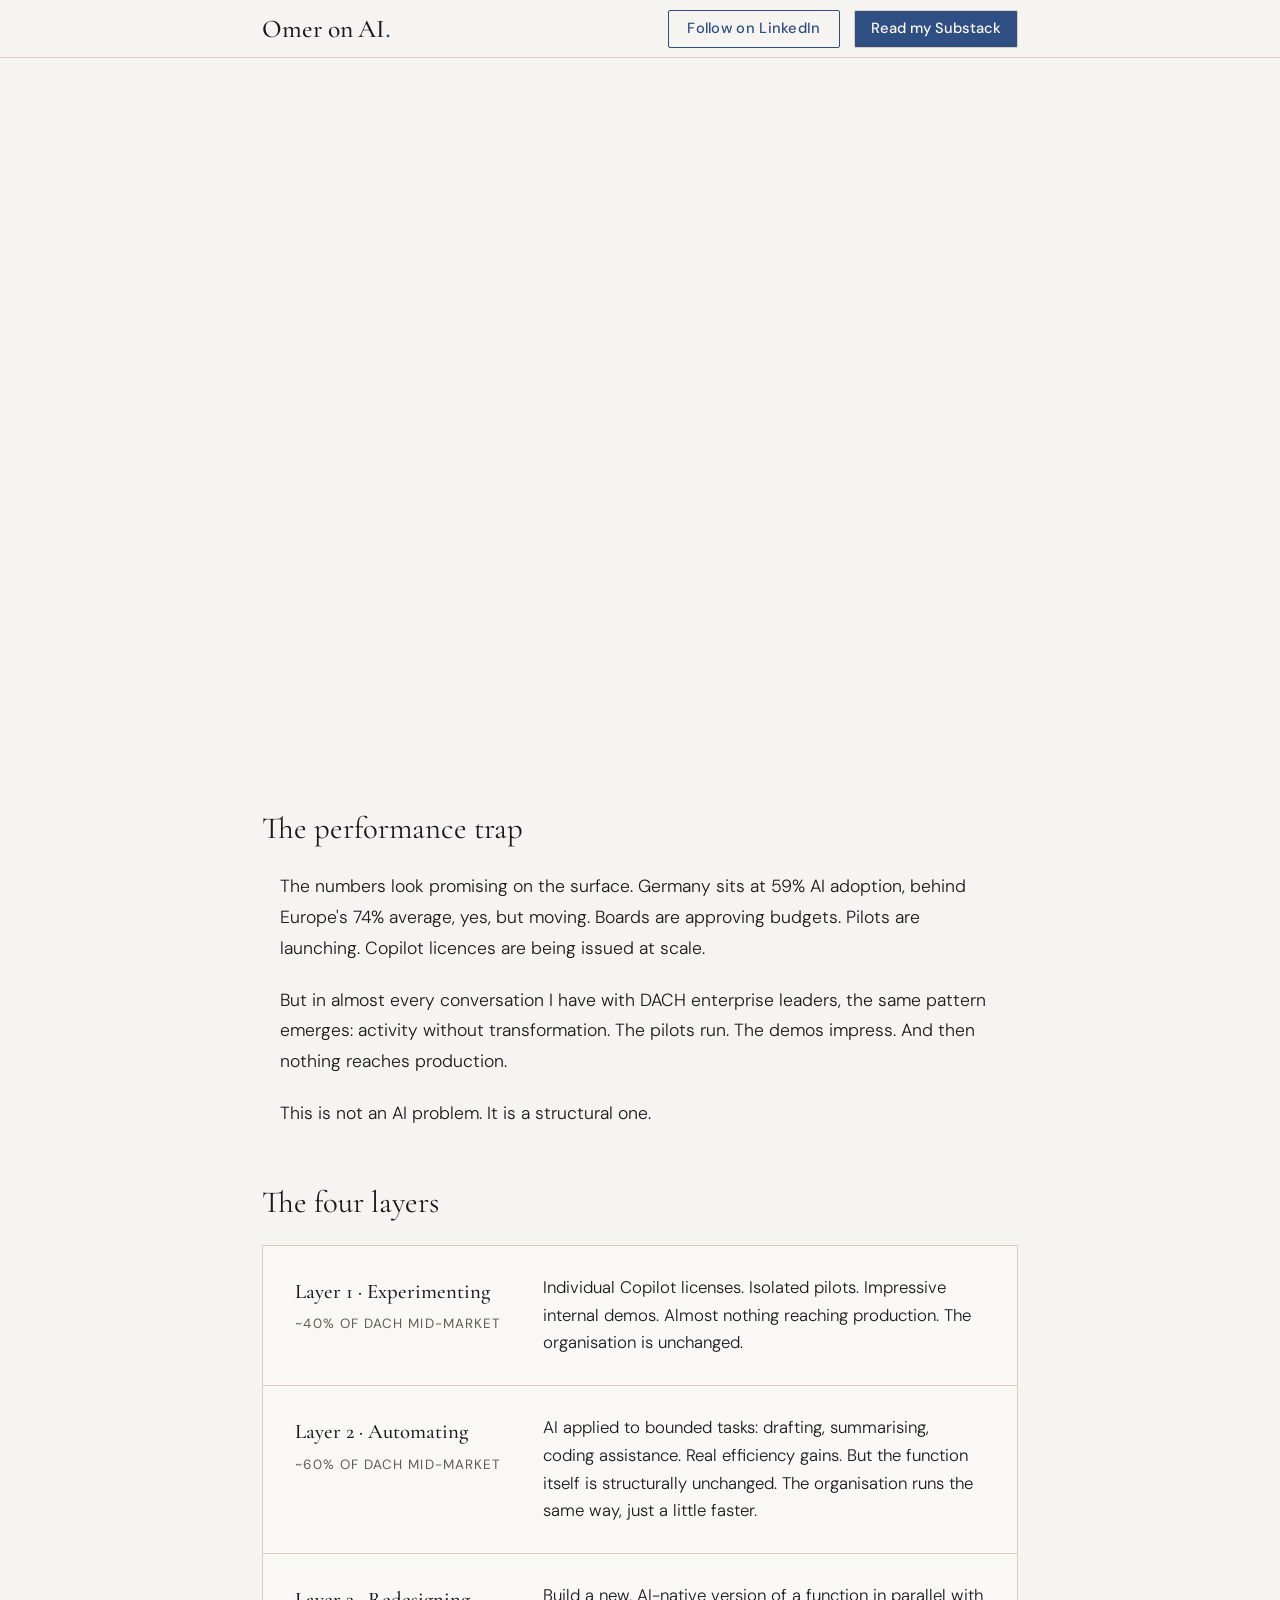
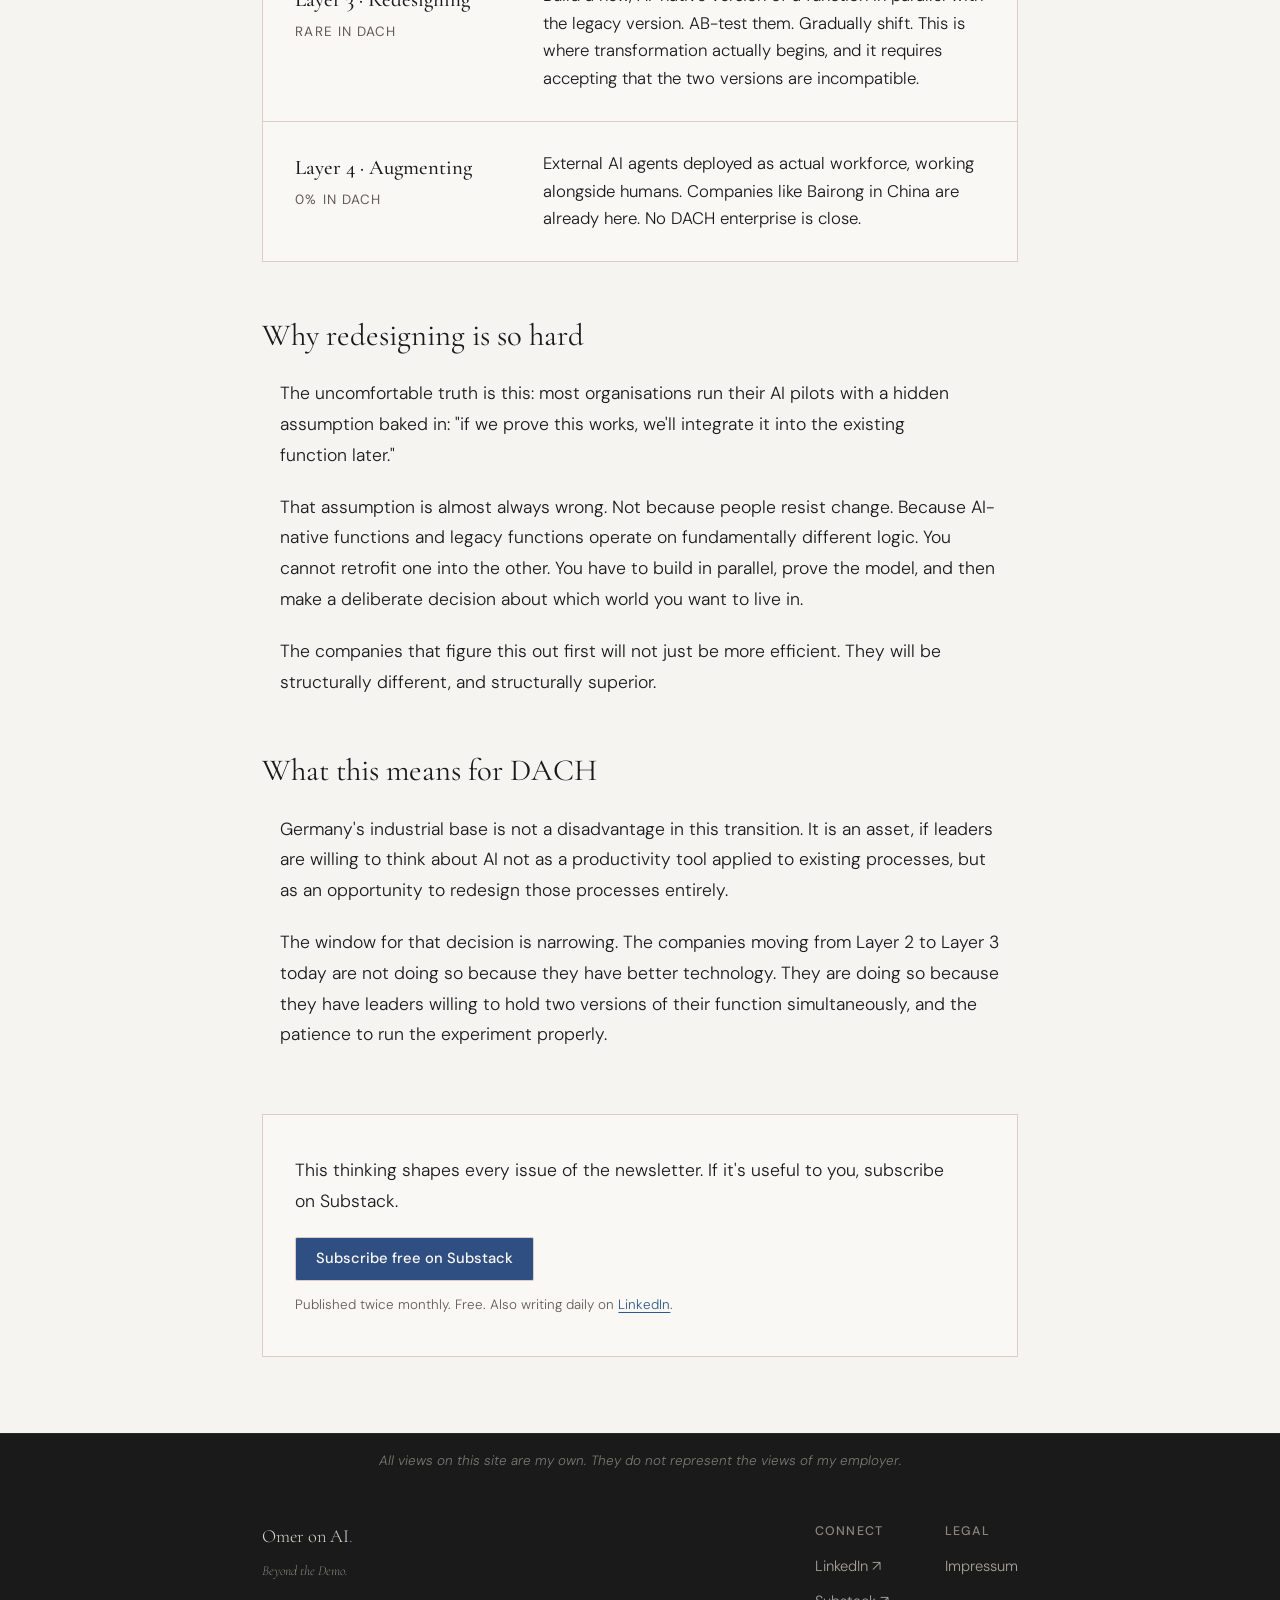
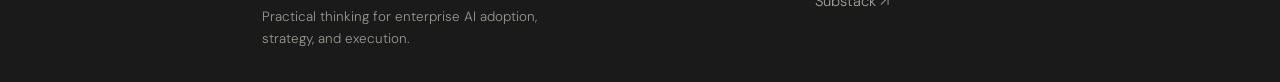
<file: perspective.html>
<!DOCTYPE html>
<html lang="en">
<head>
  <meta charset="UTF-8">
  <meta name="viewport" content="width=device-width, initial-scale=1.0">
  <title>Perspective | Omer on AI</title>
  <meta name="description" content="Most DACH enterprises are not adopting AI. They are performing it. Omer's manifesto on AI adoption for enterprise leaders.">
  <link rel="stylesheet" href="style.css">
</head>
<body>

<!-- NAV -->
<header class="site-nav">
  <a class="nav-mark" href="index.html">Omer on AI<span class="nav-dot">.</span></a>
  <div class="nav-right">
    <a class="btn-outline btn-sm" href="https://www.linkedin.com/in/omkhan/" target="_blank" rel="noopener">Follow on LinkedIn</a>
    <a class="btn btn-sm" href="https://omeronai.substack.com" target="_blank" rel="noopener">Read my Substack</a>
  </div>
  <button class="nav-burger" id="nav-burger" aria-label="Menu">
    <svg width="22" height="22" viewBox="0 0 24 24" fill="none" stroke="currentColor" stroke-width="2"><line x1="3" y1="6" x2="21" y2="6"/><line x1="3" y1="12" x2="21" y2="12"/><line x1="3" y1="18" x2="21" y2="18"/></svg>
  </button>
</header>

<nav class="mobile-nav" id="mobile-nav">
  <a href="https://www.linkedin.com/in/omkhan/" target="_blank" rel="noopener">Follow on LinkedIn</a>
  <a class="btn" href="https://omeronai.substack.com" target="_blank" rel="noopener">Read my Substack</a>
</nav>

<main>

  <!-- HERO -->
  <section class="perspective-hero reveal">
    <div class="shell">
      <div class="hero-inner">
        <div class="reveal-item eyebrow-wrap"><span class="eyebrow">Perspective</span></div>
        <h1 class="h-hero reveal-item">Most DACH enterprises are not adopting AI. <em>They are performing it.</em></h1>
        <p class="reveal-item standfirst">After hundreds of conversations with enterprise leaders across Germany, Austria and Switzerland, one thing is clear: the gap between AI activity and AI impact has never been wider.</p>
        <p class="reveal-item authorline">Omer · Updated May 2026</p>
      </div>
    </div>
  </section>

  <!-- ARTICLE BODY -->
  <article class="article-body">
    <div class="shell">

      <section>
        <h2 class="section-h">The performance trap</h2>
        <p class="prose">The numbers look promising on the surface. Germany sits at 59% AI adoption, behind Europe's 74% average, yes, but moving. Boards are approving budgets. Pilots are launching. Copilot licences are being issued at scale.</p>
        <p class="prose">But in almost every conversation I have with DACH enterprise leaders, the same pattern emerges: activity without transformation. The pilots run. The demos impress. And then nothing reaches production.</p>
        <p class="prose">This is not an AI problem. It is a structural one.</p>
      </section>

      <section class="article-section">
        <h2 class="section-h">The four layers</h2>
        <div class="layers-wrap">
          <div class="layer-detail-row">
            <div class="layer-label">
              Layer 1 · Experimenting
              <span class="layer-sub">~40% of DACH mid-market</span>
            </div>
            <p class="layer-text">Individual Copilot licenses. Isolated pilots. Impressive internal demos. Almost nothing reaching production. The organisation is unchanged.</p>
          </div>
          <div class="layer-detail-row">
            <div class="layer-label">
              Layer 2 · Automating
              <span class="layer-sub">~60% of DACH mid-market</span>
            </div>
            <p class="layer-text">AI applied to bounded tasks: drafting, summarising, coding assistance. Real efficiency gains. But the function itself is structurally unchanged. The organisation runs the same way, just a little faster.</p>
          </div>
          <div class="layer-detail-row">
            <div class="layer-label">
              Layer 3 · Redesigning
              <span class="layer-sub">Rare in DACH</span>
            </div>
            <p class="layer-text">Build a new, AI-native version of a function in parallel with the legacy version. AB-test them. Gradually shift. This is where transformation actually begins, and it requires accepting that the two versions are incompatible.</p>
          </div>
          <div class="layer-detail-row">
            <div class="layer-label">
              Layer 4 · Augmenting
              <span class="layer-sub">0% in DACH</span>
            </div>
            <p class="layer-text">External AI agents deployed as actual workforce, working alongside humans. Companies like Bairong in China are already here. No DACH enterprise is close.</p>
          </div>
        </div>
      </section>

      <section class="article-section">
        <h2 class="section-h">Why redesigning is so hard</h2>
        <p class="prose">The uncomfortable truth is this: most organisations run their AI pilots with a hidden assumption baked in: "if we prove this works, we'll integrate it into the existing function later."</p>
        <p class="prose">That assumption is almost always wrong. Not because people resist change. Because AI-native functions and legacy functions operate on fundamentally different logic. You cannot retrofit one into the other. You have to build in parallel, prove the model, and then make a deliberate decision about which world you want to live in.</p>
        <p class="prose">The companies that figure this out first will not just be more efficient. They will be structurally different, and structurally superior.</p>
      </section>

      <section class="article-section">
        <h2 class="section-h">What this means for DACH</h2>
        <p class="prose">Germany's industrial base is not a disadvantage in this transition. It is an asset, if leaders are willing to think about AI not as a productivity tool applied to existing processes, but as an opportunity to redesign those processes entirely.</p>
        <p class="prose">The window for that decision is narrowing. The companies moving from Layer 2 to Layer 3 today are not doing so because they have better technology. They are doing so because they have leaders willing to hold two versions of their function simultaneously, and the patience to run the experiment properly.</p>
      </section>

      <section class="closing">
        <p class="prose">This thinking shapes every issue of the newsletter. If it's useful to you, subscribe on Substack.</p>
        <a class="btn" href="https://omeronai.substack.com" target="_blank" rel="noopener">Subscribe free on Substack</a>
        <p class="legal-line">Published twice monthly. Free. Also writing daily on <a href="https://www.linkedin.com/in/omkhan/" target="_blank" rel="noopener">LinkedIn</a>.</p>
      </section>

    </div>
  </article>

</main>

<!-- FOOTER -->
<div class="footer-wrapper">
  <p class="footer-disclaimer">All views on this site are my own. They do not represent the views of my employer.</p>
  <footer class="site-footer">
  <div class="footer-left">
    <a class="footer-mark" href="index.html">Omer on AI<span class="footer-dot">.</span></a>
    <p class="footer-tagline">Beyond the Demo.</p>
    <p class="footer-desc">Practical thinking for enterprise AI adoption, strategy, and execution.</p>
  </div>
  <div class="footer-cols">
    <div class="footer-col">
      <p class="footer-col-h">Connect</p>
      <a href="https://www.linkedin.com/in/omkhan/" target="_blank" rel="noopener" class="footer-ext-link">LinkedIn ↗</a>
      <a href="https://omeronai.substack.com" target="_blank" rel="noopener" class="footer-ext-link">Substack ↗</a>
    </div>
    <div class="footer-col">
      <p class="footer-col-h">Legal</p>
      <a href="impressum.html" class="footer-ext-link">Impressum</a>
    </div>
  </div>
</footer>
</div>

<script>
  const burger = document.getElementById('nav-burger');
  const mobileNav = document.getElementById('mobile-nav');
  burger.addEventListener('click', () => mobileNav.classList.toggle('open'));
  document.addEventListener('click', (e) => {
    if (!burger.contains(e.target) && !mobileNav.contains(e.target)) mobileNav.classList.remove('open');
  });
</script>
</body>
</html>
</file>
<file: style.css>
@import url("https://fonts.googleapis.com/css2?family=Cormorant+Garamond:ital,wght@0,300;0,400;0,500;0,600;1,300;1,400;1,500;1,600&family=DM+Sans:wght@300;400;500&display=swap");

:root {
  --cream:    #F6F4F1;
  --cream-2:  #D1CDC7;
  --white:    #faf8f4;
  --ink:      #1A1A1A;
  --ink-2:    #2E5A8A;
  --ink-3:    #605d55;
  --blue:     #2f4f82;
  --border:   #d6d0c4;

  --pill-red-bg:    #efd9d6;
  --pill-red-fg:    #803a2c;
  --pill-blue-bg:   #d9e2ee;
  --pill-blue-fg:   #2f4f82;
  --pill-green-bg:  #d9e5dc;
  --pill-green-fg:  #355b40;
  --pill-neutral-fg:#5b5953;

  --font-display: "Cormorant Garamond", "Garamond", "Times New Roman", serif;
  --font-body:    "DM Sans", "Helvetica Neue", system-ui, sans-serif;

  --h1-size:        clamp(2.4rem, 5.2vw, 4.4rem);
  --h2-size:        clamp(1.9rem, 3.4vw, 3rem);
  --h3-size:        clamp(1.3rem, 1.8vw, 1.6rem);
  --standfirst-size: clamp(1.2rem, 1.8vw, 1.5rem);
  --body-size:      clamp(0.95rem, 0.6vw + 0.85rem, 1.05rem);
  --ui-size:        clamp(0.84rem, 0.3vw + 0.78rem, 0.92rem);
  --eyebrow-size:   clamp(0.72rem, 0.15vw + 0.68rem, 0.78rem);
  --eyebrow-track:  0.13em;
  --meta-size:      clamp(0.8rem, 0.2vw + 0.75rem, 0.86rem);
  --small-size:     clamp(0.78rem, 0.2vw + 0.73rem, 0.84rem);
  --card-title-size: clamp(1.2rem, 1.4vw + 0.9rem, 1.5rem);
  --stat-size:      clamp(1.7rem, 2.5vw, 2.2rem);

  --radius:         2px;
  --border-line:    1px solid var(--border);
  --section-py:     clamp(40px, 6vw, 80px);
  --gutter:         clamp(16px, 2vw, 32px);
  --site-width:     calc(100vw - 40px); /* mobile: 20px each side */
  --site-side:      20px;
  --col-narrow:     680px;
  --rule-eyebrow:   20px;

  --ease:           cubic-bezier(.2, .6, .2, 1);
  --dur:            .3s;
  --dur-slow:       .6s;
}

/* site-width breakpoints */
@media (min-width: 640px)  { :root { --site-width: 79vw; } }
@media (min-width: 1100px) { :root { --site-width: 63vw; } }

/* Shell */
.shell {
  max-width: var(--site-width);
  margin: 0 auto;
  width: 100%;
  padding-left: var(--gutter);
  padding-right: var(--gutter);
}

/* Resets */
*, *::before, *::after { box-sizing: border-box; }
html, body { margin: 0; padding: 0; }
html { overflow-x: hidden; }
body {
  background: var(--cream);
  color: var(--ink);
  font-family: var(--font-body);
  font-size: var(--body-size);
  line-height: 1.7;
  font-weight: 300;
  -webkit-font-smoothing: antialiased;
  text-rendering: optimizeLegibility;
  overflow-x: hidden;
}
h1, h2, h3, h4, h5 {
  font-family: var(--font-display);
  font-weight: 400;
  margin: 0;
  color: var(--ink);
  text-wrap: balance;
}
h1 { font-size: var(--h1-size); line-height: 1.05; letter-spacing: -0.01em; }
h2 { font-size: var(--h2-size); line-height: 1.1; }
h3 { font-size: var(--h3-size); line-height: 1.25; font-weight: 500; }
h1 em, h2 em, h3 em { color: var(--blue); font-style: italic; font-weight: inherit; }
p { margin: 0 0 1em; text-wrap: pretty; }
a { color: var(--blue); text-decoration: none; transition: color var(--dur) var(--ease); }
a:hover { text-decoration: underline; text-underline-offset: 3px; }

/* Eyebrow */
.eyebrow {
  display: inline-flex;
  align-items: center;
  gap: 12px;
  font-family: var(--font-body);
  font-size: var(--eyebrow-size);
  font-weight: 500;
  letter-spacing: var(--eyebrow-track);
  text-transform: uppercase;
  color: var(--blue);
}
.eyebrow::before {
  content: "";
  width: var(--rule-eyebrow);
  height: 1px;
  background: currentColor;
}

/* Standfirst */
.standfirst {
  font-family: var(--font-display);
  font-weight: 300;
  font-style: italic;
  font-size: var(--standfirst-size);
  line-height: 1.45;
  color: var(--ink);
  max-width: 820px;
  margin-top: 24px;
}

/* Meta */
.meta {
  font-size: var(--meta-size);
  font-weight: 300;
  color: var(--ink-3);
  letter-spacing: 0.01em;
}

/* Tag */
.tag {
  display: inline-block;
  font-family: var(--font-body);
  font-size: var(--small-size);
  font-weight: 500;
  text-transform: uppercase;
  letter-spacing: 0.14em;
  color: var(--blue);
}

/* Buttons */
.btn {
  display: inline-flex;
  align-items: center;
  justify-content: center;
  gap: 8px;
  height: 44px;
  padding: 0 20px;
  border: var(--border-line);
  border-radius: var(--radius);
  background: var(--blue);
  color: var(--white);
  font-family: var(--font-body);
  font-size: var(--ui-size);
  font-weight: 500;
  cursor: pointer;
  text-decoration: none;
  transition: background var(--dur) var(--ease), transform var(--dur) var(--ease);
}
.btn:hover { background: #243d63; text-decoration: none; }
.btn:active { transform: translateY(1px); }
.btn-sm { height: 38px; padding: 0 16px; font-size: var(--ui-size); }

/* Input */
.input {
  height: 44px;
  padding: 0 14px;
  background: var(--white);
  border: var(--border-line);
  border-radius: var(--radius);
  font-family: var(--font-body);
  font-size: var(--ui-size);
  color: var(--ink);
}

/* Email form row */
.email-row { display: flex; gap: 8px; }
.legal-line { font-size: var(--small-size); color: var(--ink-3); margin: 12px 0 0; line-height: 1.55; }
.legal-line a { color: var(--ink-2); text-decoration: underline; text-underline-offset: 3px; }

/* Dark form variant */
.dark-form .input {
  background: rgba(255,255,255,.06);
  border-color: rgba(255,255,255,.18);
  color: var(--cream);
}
.dark-form .legal-line { color: rgba(246,244,241,.55); }
.dark-form .legal-line a { color: rgba(246,244,241,.85); }

/* Pills */
.pill {
  display: inline-flex;
  align-items: center;
  height: 22px;
  padding: 0 10px;
  border-radius: var(--radius);
  font-family: var(--font-body);
  font-size: var(--small-size);
  font-weight: 500;
  letter-spacing: 0.04em;
  white-space: nowrap;
}

/* Arrow link */
.arrow-link {
  display: inline-flex;
  align-items: center;
  gap: 8px;
  font-family: var(--font-body);
  font-weight: 400;
  font-size: 0.92rem;
  color: var(--blue);
  text-decoration: none;
}

/* Divider */
.divider { height: 1px; background: var(--border); border: 0; margin: 0; }

/* Lede */
.lede {
  font-family: var(--font-body);
  font-size: 1.05rem;
  line-height: 1.65;
  color: var(--ink);
}

/* H-hero / h-section classes */
.h-hero {
  font-family: var(--font-display);
  font-size: clamp(2.4rem, 5vw, 4rem);
  line-height: 1.04;
  font-weight: 400;
  margin: 0 0 24px;
}
.h-hero em { color: var(--blue); }
.h-section {
  font-family: var(--font-display);
  font-size: clamp(1.8rem, 3vw, 2.6rem);
  line-height: 1.1;
  font-weight: 400;
  margin: 0 0 32px;
}
.h-section em { color: var(--blue); }

/* =========================================
   NAV
   ========================================= */
.site-nav {
  position: fixed;
  top: 0; left: 0; right: 0;
  z-index: 50;
  height: 58px;
  display: flex;
  align-items: center;
  padding: 0 max(20px, calc((100% - var(--site-width)) / 2 + var(--gutter)));
  gap: 28px;
  background: var(--cream);
  border-bottom: var(--border-line);
}
.nav-mark {
  font-family: var(--font-display);
  font-weight: 500;
  font-size: 1.6rem;
  color: var(--ink);
  text-decoration: none;
  letter-spacing: -0.005em;
  white-space: nowrap;
  flex-shrink: 0;
}
.nav-mark:hover { text-decoration: none; color: var(--ink); }
.nav-dot { color: var(--blue); font-size: 1.15em; }
.nav-right {
  display: flex;
  align-items: center;
  gap: 14px;
  color: var(--ink-3);
}
.nav-burger { display: none; background: none; border: none; cursor: pointer; padding: 4px; color: var(--ink); }

/* =========================================
   FOOTER
   ========================================= */
.footer-wrapper { background: var(--ink); }
.footer-disclaimer {
  width: 100%;
  background: var(--ink);
  color: #7a7873;
  font-family: var(--font-body);
  font-size: var(--small-size);
  font-style: italic;
  padding: 16px 28px 0;
  text-align: center;
  border-top: 1px solid rgba(255,255,255,0.06);
  margin: 0;
}
.site-footer {
  background: var(--ink);
  color: #b8b6b1;
  padding: 48px max(20px, calc((100% - var(--site-width)) / 2 + var(--gutter))) 32px;
  display: flex;
  align-items: flex-start;
  justify-content: space-between;
  gap: 48px;
  font-family: var(--font-body);
  font-size: 0.78rem;
  flex-wrap: wrap;
}
.footer-mark {
  font-family: var(--font-display);
  font-size: 1.15rem;
  color: #d9d6d0;
  text-decoration: none;
  white-space: nowrap;
}
.footer-mark:hover { color: #d9d6d0; text-decoration: none; }
.footer-dot { color: #6e8fc4; }

/* =========================================
   PAGE + MAIN
   ========================================= */
main { padding-top: 58px; }

/* =========================================
   REVEAL ANIMATIONS
   ========================================= */
@keyframes fade-up {
  from { opacity: 0; transform: translateY(12px); }
  to   { opacity: 1; transform: none; }
}
@media (prefers-reduced-motion: no-preference) {
  .reveal-item {
    opacity: 0;
    animation: fade-up var(--dur-slow) var(--ease) forwards;
  }
  .reveal-item:nth-child(1) { animation-delay: .1s; }
  .reveal-item:nth-child(2) { animation-delay: .2s; }
  .reveal-item:nth-child(3) { animation-delay: .3s; }
  .reveal-item:nth-child(4) { animation-delay: .4s; }
  .reveal-item:nth-child(5) { animation-delay: .5s; }
  .reveal-item:nth-child(6) { animation-delay: .6s; }
}

/* =========================================
   RESPONSIVE
   ========================================= */
@media (max-width: 900px) {
  .r-2col { grid-template-columns: 1fr !important; }
  .r-3col { grid-template-columns: 1fr !important; }
  .r-2col > .cell-div,
  .r-3col > .cell-div {
    border-right: none !important;
    border-bottom: var(--border-line) !important;
  }
  .r-2col > .cell-div:last-child,
  .r-3col > .cell-div:last-child { border-bottom: none !important; }
}
@media (max-width: 760px) {
  .hero-split { grid-template-columns: 1fr !important; min-height: 0 !important; }
  .hero-split aside {
    border-left: none !important;
    border-top: var(--border-line) !important;
  }
  .h-hero { font-size: clamp(2rem, 8vw, 2.8rem) !important; }
  .nav-links, .nav-right { display: none !important; }
  .nav-burger { display: flex !important; margin-left: auto; }
}

/* Mobile nav overlay */
.mobile-nav {
  display: none;
  position: fixed;
  top: 58px; left: 0; right: 0;
  background: var(--cream);
  border-bottom: var(--border-line);
  padding: 20px max(20px, calc((100% - var(--site-width)) / 2 + var(--gutter)));
  flex-direction: column;
  gap: 16px;
  z-index: 49;
}
.mobile-nav.open { display: flex; }
.mobile-nav a {
  font-family: var(--font-body);
  font-size: 1rem;
  color: var(--ink-2);
  text-decoration: none;
  padding: 8px 0;
  border-bottom: 1px solid var(--border);
}
.mobile-nav a:hover { color: var(--blue); text-decoration: none; }
.mobile-nav a.active { color: var(--blue); }
.mobile-nav .btn {
  align-self: stretch;
  justify-content: center;
  margin-top: 4px;
  color: var(--white);
  background: var(--blue);
  padding: 0 20px;
  border: none;
  border-bottom: none;
  height: 44px;
  font-size: var(--ui-size);
}

/* =========================================
   INDEX — HERO (photo left / identity right)
   ========================================= */
.hero-split {
  display: grid;
  grid-template-columns: minmax(0, 5fr) minmax(0, 7fr);
  width: var(--site-width);
  min-width: 0;
  margin: 0 auto;
}
.hero-photo {
  position: relative;
  display: flex;
  align-items: flex-start;
  justify-content: center;
  padding: clamp(28px, 4vw, 56px);
  background: var(--cream);
}
.hero-photo img {
  width: 100%;
  max-width: 460px;
  aspect-ratio: 3 / 4;
  object-fit: cover;
  object-position: center 12%;
  display: block;
  border-radius: 10px;
  filter: grayscale(100%) contrast(1.04);
  transition: transform 1.2s var(--ease), filter .6s var(--ease);
}
.hero-photo:hover img { transform: scale(1.02); filter: grayscale(100%) contrast(1.08); }
.hero-copy {
  display: flex; flex-direction: column; justify-content: flex-start;
  padding: clamp(40px, 5vw, 64px) clamp(28px, 5vw, 72px);
}
.hero-name {
  font-family: var(--font-display);
  font-size: clamp(2.4rem, 5vw, 4.6rem);
  line-height: 1.15; letter-spacing: -0.02em;
  font-weight: 400; margin: 16px 0 18px;
  max-width: 640px;
}
.hero-name .reg { display: block; }
.hero-name .ital { display: block; font-style: italic; line-height: 1.18; padding-bottom: 6px; }
.hero-tagline {
  font-family: var(--font-display);
  font-style: italic; font-weight: 300;
  font-size: clamp(1.15rem, 1.7vw, 1.4rem);
  color: var(--blue); line-height: 1.4; margin: 0 0 22px;
}
.hero-intro {
  font-size: var(--body-size); font-weight: 300; color: var(--ink-3);
  line-height: 1.75; max-width: 560px; margin: 0 0 34px;
}
.hero-form .btn { width: 100%; height: 48px; }

/* INDEX — FRAMEWORK */
/* INDEX — generic section spacing */
.sec { padding: var(--section-py) 0; }
.sec-head .h-section { margin-top: 14px; }

/* INDEX — proof */
.proof-nums { display: grid; grid-template-columns: repeat(3, minmax(0, 1fr)); border: var(--border-line); border-radius: var(--radius); overflow: hidden; margin-bottom: 36px; }

/* INDEX — writing cards */
.cards { display: grid; grid-template-columns: repeat(3, minmax(0, 1fr)); border: var(--border-line); border-radius: var(--radius); overflow: hidden; margin-bottom: 32px; }
.card { padding: 30px 26px; border-right: var(--border-line); display: flex; flex-direction: column; text-decoration: none; color: inherit; transition: background var(--dur) var(--ease); }
.card:last-child { border-right: none; }
.card:hover { background: var(--cream); text-decoration: none; }
.card-tag { font-size: var(--eyebrow-size); font-weight: 500; letter-spacing: 0.1em; text-transform: uppercase; color: var(--blue); margin: 0 0 14px; }
.card-title { font-family: var(--font-display); font-size: var(--card-title-size); font-weight: 500; line-height: 1.3; color: var(--ink); margin: 0 0 12px; flex: 1; }
.card-hook { font-size: var(--meta-size); font-weight: 300; color: var(--ink-3); line-height: 1.65; margin: 0 0 18px; }
.link-arrow { display: inline-flex; align-items: center; gap: 7px; font-size: var(--ui-size); color: var(--ink-2); text-decoration: none; transition: gap var(--dur) var(--ease), color var(--dur) var(--ease); }
.link-arrow:hover { color: var(--blue); gap: 11px; text-decoration: none; }

/* INDEX — newsletter dark */
.nl-form .btn { height: 48px; }

/* =========================================
   SCROLL REVEAL (sections below fold)
   ========================================= */
@media (prefers-reduced-motion: no-preference) {
  .reveal { opacity: 0; transform: translateY(22px); transition: opacity .7s var(--ease), transform .7s var(--ease); }
  .reveal.in { opacity: 1; transform: none; }
  .reveal.d1 { transition-delay: .08s; }
  .reveal.d2 { transition-delay: .16s; }
  .reveal.d3 { transition-delay: .24s; }
}

/* =========================================
   INDEX — RESPONSIVE
   ========================================= */
@media (max-width: 900px) {
  .framework-grid { grid-template-columns: 1fr; }
  .proof-nums { grid-template-columns: 1fr; }
  .proof-cell { border-right: none; border-bottom: var(--border-line); }
  .proof-cell:last-child { border-bottom: none; }
  .proof-quotes { grid-template-columns: 1fr; gap: 24px; }
  .cards { grid-template-columns: 1fr; }
  .card { border-right: none; border-bottom: var(--border-line); }
  .card:last-child { border-bottom: none; }
  .nl-grid { grid-template-columns: 1fr; gap: 32px; }
}
@media (max-width: 760px) {
  .hero-split { grid-template-columns: 1fr; }
  .hero-photo img { max-width: 340px; aspect-ratio: 3 / 4; object-position: center 14%; }
  .hero-copy { border-top: none; padding: 24px 20px 40px; }
}

/* =========================================
   CONNECT SECTION (Substack embed + LinkedIn)
   ========================================= */
.connect { background: var(--white); border-top: var(--border-line); }
@media (max-width: 760px) {
}

/* =================================================================
   UTILITY CLASSES (extracted from inline styles)
   ================================================================= */

/* Nav — Substack icon needs slight padding for tap target */
.nav-social[aria-label="Substack"] { padding: 4px; }

/* Mobile nav subscribe button */

/* Framework section (index) */
.framework-intro .h-section { margin-top: 14px; }

/* Newsletter dark CTA column */
.nl-cta-col { display: flex; flex-direction: column; justify-content: center; gap: 14px; }
.nl-cta-col .btn { align-self: flex-start; }

/* Perspective page */
.eyebrow-wrap { margin-bottom: 28px; }
.closing .prose  { margin-bottom: 20px; }
.closing .legal-line { margin-top: 14px; }

/* Writings page */
.writings-section { background: var(--white); border-bottom: var(--border-line); }

/* Impressum page */
.h-impressum { font-size: clamp(2.2rem, 4vw, 3.2rem); margin-top: 18px; }
.text-accent { color: var(--blue); }

/* =================================================================
   REDESIGN — new sections and components
   ================================================================= */

/* ── Color token updates ────────────────────────────────────── */
:root {
  --cream:     #F6F4F1;
  --cream-2:   #ECEAE6;
}

/* ── Outline button ─────────────────────────────────────────── */
.btn-outline {
  display: inline-flex;
  align-items: center;
  gap: 8px;
  font-family: var(--font-body);
  font-size: var(--ui-size);
  font-weight: 500;
  letter-spacing: 0.02em;
  color: var(--blue);
  background: transparent;
  border: 1px solid var(--blue);
  padding: 9px 18px;
  border-radius: var(--radius);
  text-decoration: none;
  transition: background var(--dur) var(--ease), color var(--dur) var(--ease);
  cursor: pointer;
  white-space: nowrap;
}
.btn-outline:hover { background: var(--blue); color: var(--white); text-decoration: none; }

/* ── Nav external link ──────────────────────────────────────── */
.nav-ext {
  font-size: var(--ui-size);
  font-weight: 400;
  color: var(--ink-2);
  text-decoration: none;
  letter-spacing: 0.02em;
  transition: color var(--dur) var(--ease);
}

/* ── Hero updates ───────────────────────────────────────────── */
.hero-actions { display: flex; flex-direction: column; align-items: flex-start; gap: 12px; margin-top: 36px; }

/* ── Four Layers ────────────────────────────────────────────── */
.layers-section { background: var(--cream-2); border-top: var(--border-line); --ink-3: #4f4c42; }
.layers-layout {
  display: grid;
  grid-template-columns: minmax(0, 1fr) minmax(0, 1.6fr);
  gap: clamp(32px, 5vw, 72px);
  align-items: start;
}
.layers-intro .h-section { max-width: 420px; }
.layers-intro-body {
  font-size: var(--meta-size);
  font-weight: 300;
  color: var(--ink-3);
  line-height: 1.75;
  margin: 0 0 24px;
  max-width: 400px;
}
.layers-cards-grid {
  display: grid;
  grid-template-columns: minmax(0, 1fr) minmax(0, 1fr);
  align-items: start;
  gap: 14px;
}
.layer-card {
  position: relative;
  background: var(--white);
  border: var(--border-line);
  border-radius: var(--radius);
  padding: 26px 22px;
  min-height: 186px;
}
.layer-card-icon {
  position: absolute;
  top: 24px;
  right: 22px;
  color: var(--blue);
  opacity: 0.7;
}
.layer-card-num {
  display: block;
  font-family: var(--font-display);
  font-size: 2.1rem;
  font-weight: 400;
  color: var(--blue);
  opacity: 0.35;
  letter-spacing: 0.02em;
  line-height: 1;
  margin-bottom: 14px;
}
.layer-card-title {
  font-family: var(--font-display);
  font-size: clamp(1.05rem, 1vw + 0.85rem, 1.3rem);
  font-weight: 500;
  color: var(--ink);
  line-height: 1.2;
  margin: 0 0 8px;
}
.layer-card-desc {
  font-size: var(--meta-size);
  font-weight: 300;
  color: var(--ink-3);
  line-height: 1.6;
  margin: 0;
}

/* ── Featured Articles ──────────────────────────────────────── */
.articles-section { background: var(--white); border-top: var(--border-line); }
.articles-header {
  display: flex;
  align-items: flex-end;
  justify-content: space-between;
  gap: 24px;
  margin-bottom: 36px;
  flex-wrap: wrap;
}
.articles-subtitle {
  font-size: var(--meta-size);
  color: var(--ink-3);
  margin: 8px 0 0;
  font-weight: 300;
}
.articles-view-all { align-self: flex-end; white-space: nowrap; }
.card-thumb {
  height: 4px;
  background: var(--blue);
  opacity: 0.18;
  border-radius: var(--radius);
  margin-bottom: 20px;
}
.card-read-link {
  display: inline-block;
  font-size: var(--small-size);
  font-weight: 500;
  color: var(--blue);
  letter-spacing: 0.04em;
  margin-top: auto;
  padding-top: 16px;
}

/* ── About ──────────────────────────────────────────────────── */
.about-section { border-top: var(--border-line); }
.about-grid {
  display: grid;
  grid-template-columns: minmax(0, 1.6fr) minmax(0, 1fr);
  gap: clamp(32px, 5vw, 72px);
  align-items: start;
}
.about-body {
  font-size: var(--body-size);
  font-weight: 300;
  color: var(--ink-3);
  line-height: 1.8;
  margin: 0 0 16px;
}
.about-quote {
  font-family: var(--font-display);
  font-style: italic;
  font-size: clamp(1.1rem, 1.2vw + 0.85rem, 1.4rem);
  font-weight: 300;
  color: var(--ink);
  line-height: 1.5;
  border-left: 2px solid var(--blue);
  padding-left: 20px;
  margin: 24px 0;
}
.about-credentials {
  font-size: var(--meta-size);
  font-weight: 300;
  color: var(--ink-3);
  line-height: 1.7;
  padding: 20px;
  border: var(--border-line);
  border-radius: var(--radius);
  background: var(--white);
  margin: 0;
}

/* ── Subscribe CTA ──────────────────────────────────────────── */
.subscribe-dark {
  background: var(--ink);
  border-top: 1px solid #2a2826;
}

/* ── Footer redesign ────────────────────────────────────────── */
.footer-left { display: flex; flex-direction: column; gap: 6px; flex: 1; min-width: 220px; }
.footer-tagline {
  font-family: var(--font-display);
  font-style: italic;
  font-size: var(--meta-size);
  color: #8a8780;
}
.footer-desc {
  font-size: var(--small-size);
  color: #9a978f;
  line-height: 1.65;
  max-width: 320px;
  margin: 4px 0 0;
}
.footer-cols {
  display: flex;
  gap: 56px;
}
.footer-col {
  display: flex;
  flex-direction: column;
  gap: 10px;
}
.footer-col-h {
  font-size: var(--eyebrow-size);
  font-weight: 500;
  letter-spacing: 0.1em;
  text-transform: uppercase;
  color: #8a8780;
  margin: 0 0 2px;
}
.footer-ext-link {
  display: inline-flex;
  align-items: center;
  gap: 6px;
  font-size: var(--ui-size);
  color: #a5a29a;
  text-decoration: none;
  transition: color var(--dur) var(--ease);
}
.footer-ext-link:hover { color: #b0ada6; }
.footer-ext-link svg { flex-shrink: 0; }

/* ── Responsive additions ───────────────────────────────────── */
@media (max-width: 900px) {
  .layers-layout { grid-template-columns: 1fr; }
  .about-grid { grid-template-columns: 1fr; }
  .subscribe-grid { grid-template-columns: 1fr; gap: 32px; }
  .articles-header { flex-direction: column; align-items: flex-start; }
  .articles-view-all { align-self: flex-start; }
}
@media (max-width: 640px) {
  .layers-cards-grid { grid-template-columns: 1fr; }
  .footer-cols { gap: 32px; }
}

/* =================================================================
   PERSPECTIVE PAGE (moved from inline <style>)
   ================================================================= */
    .perspective-hero {
      background: var(--cream-2);
      padding: clamp(72px, 10vw, 144px) 0 clamp(56px, 8vw, 96px);
      border-bottom: var(--border-line);
      --ink-3: #4f4c42;
    }
    .hero-inner { max-width: 1100px; margin: 0 auto; }
    .authorline {
      margin-top: 32px;
      font-family: var(--font-body); font-size: var(--meta-size); color: var(--ink-3);
    }
    .article-body { padding: clamp(48px, 6vw, 88px) 0; }
    .prose {
      font-size: clamp(1rem, 0.3vw + 0.92rem, 1.1rem); line-height: 1.75; color: var(--ink);
      margin: 0 auto 1.2em; max-width: 720px;
    }
    .article-section { margin-top: 56px; }
    .section-h {
      font-family: var(--font-display); font-size: clamp(1.55rem, 2.4vw, 2.1rem); font-weight: 400;
      line-height: 1.18; color: var(--ink); margin: 0 auto 24px; max-width: 760px;
    }
    .layers-wrap {
      border: var(--border-line); background: var(--white);
      margin-top: 16px; max-width: 1080px;
      margin-left: auto; margin-right: auto;
    }
    .layer-detail-row {
      display: grid; grid-template-columns: auto 1fr;
      gap: 28px; padding: 28px 32px;
      border-bottom: var(--border-line);
    }
    .layer-detail-row:last-child { border-bottom: none; }
    .layer-label {
      width: 220px;
      font-family: var(--font-display); font-weight: 500; font-size: clamp(1.05rem, 1vw + 0.9rem, 1.3rem);
      color: var(--ink); flex-shrink: 0;
    }
    .layer-sub {
      display: block;
      font-family: var(--font-body); font-size: var(--small-size); color: var(--ink-3);
      font-weight: 400; margin-top: 4px;
      text-transform: uppercase; letter-spacing: .08em;
    }
    .layer-text { font-size: var(--body-size); line-height: 1.65; color: var(--ink); margin: 0; }
    .closing {
      margin: 64px auto 0;
      padding: 40px 32px;
      background: var(--white); border: var(--border-line);
      max-width: 900px;
    }
    @media (max-width: 700px) {
      .layer-detail-row { grid-template-columns: 1fr !important; }
      .layer-label { width: auto !important; }
    }

/* =================================================================
   IMPRESSUM PAGE (moved from inline <style>)
   ================================================================= */
    .legal-hero {
      padding: clamp(72px, 10vw, 120px) 0 clamp(40px, 5vw, 64px);
      border-bottom: var(--border-line);
    }
    .legal-hero-inner { max-width: 760px; margin: 0 auto; }
    .legal-notice {
      background: var(--cream-2); border: var(--border-line);
      padding: 16px 20px;
      font-family: var(--font-body); font-size: var(--meta-size); color: var(--ink);
      margin-top: 28px;
    }
    .legal-body { max-width: 760px; margin: 0 auto; padding: clamp(40px, 6vw, 80px) var(--gutter); }
    .legal-section { margin-top: 48px; }
    .legal-h2 { font-family: var(--font-display); font-size: clamp(1.55rem, 2.4vw, 2.1rem); font-weight: 400; margin: 0 0 20px; }
    .legal-h3 { font-family: var(--font-display); font-size: clamp(1.1rem, 1.2vw + 0.9rem, 1.4rem); font-weight: 500; margin: 28px 0 10px; }
    .legal-p { font-size: var(--body-size); line-height: 1.7; color: var(--ink); margin: 0 0 1em; }
    .legal-block {
      background: var(--white); border: var(--border-line);
      padding: 24px 28px; font-family: var(--font-body); font-size: var(--meta-size);
      line-height: 1.7; white-space: pre-wrap;
    }
    .placeholder { color: var(--ink-3); font-style: italic; }

/* ── Icon sizing inside buttons ─────────────────────────────── */
.btn svg, .btn-outline svg { flex-shrink: 0; }

/* ── Hero actions note (replaces redundant LinkedIn link) ────── */
.hero-actions-note {
  font-size: var(--meta-size);
  color: var(--ink-3);
  margin: 10px 0 0;
}

/* ── Featured Articles heading fix ──────────────────────────── */
.articles-heading { margin: 10px 0 6px; }

/* =================================================================
   NAV — icon-only links
   ================================================================= */
.nav-icon-link {
  display: inline-flex;
  align-items: center;
  justify-content: center;
  width: 36px;
  height: 36px;
  border-radius: 50%;
  color: var(--ink-2);
  transition: background var(--dur) var(--ease), color var(--dur) var(--ease);
}

/* =================================================================
   SUBSCRIBE — light, centered section (replaces dark two-column CTA)
   ================================================================= */
.subscribe-light {
  background: var(--cream-2);
  border-top: var(--border-line);
}

/* =================================================================
   NAV — simplified (wordmark + 2 actions only, no page links)
   ================================================================= */
.site-nav { justify-content: space-between; }

/* =================================================================
   HERO — subscribe form (replaces redundant follow-links now that
   nav carries LinkedIn/Substack actions)
   ================================================================= */
.hero-subscribe { margin-top: 36px; max-width: 420px; }
.hero-subscribe-label {
  font-size: var(--ui-size);
  color: var(--ink-2);
  margin: 0 0 12px;
}
.hero-subscribe-embed {
  border: var(--border-line);
  border-radius: var(--radius);
  overflow: hidden;
  background: var(--white);
}
.hero-subscribe-embed iframe { display: block; width: 100%; border: none; }
</file>
